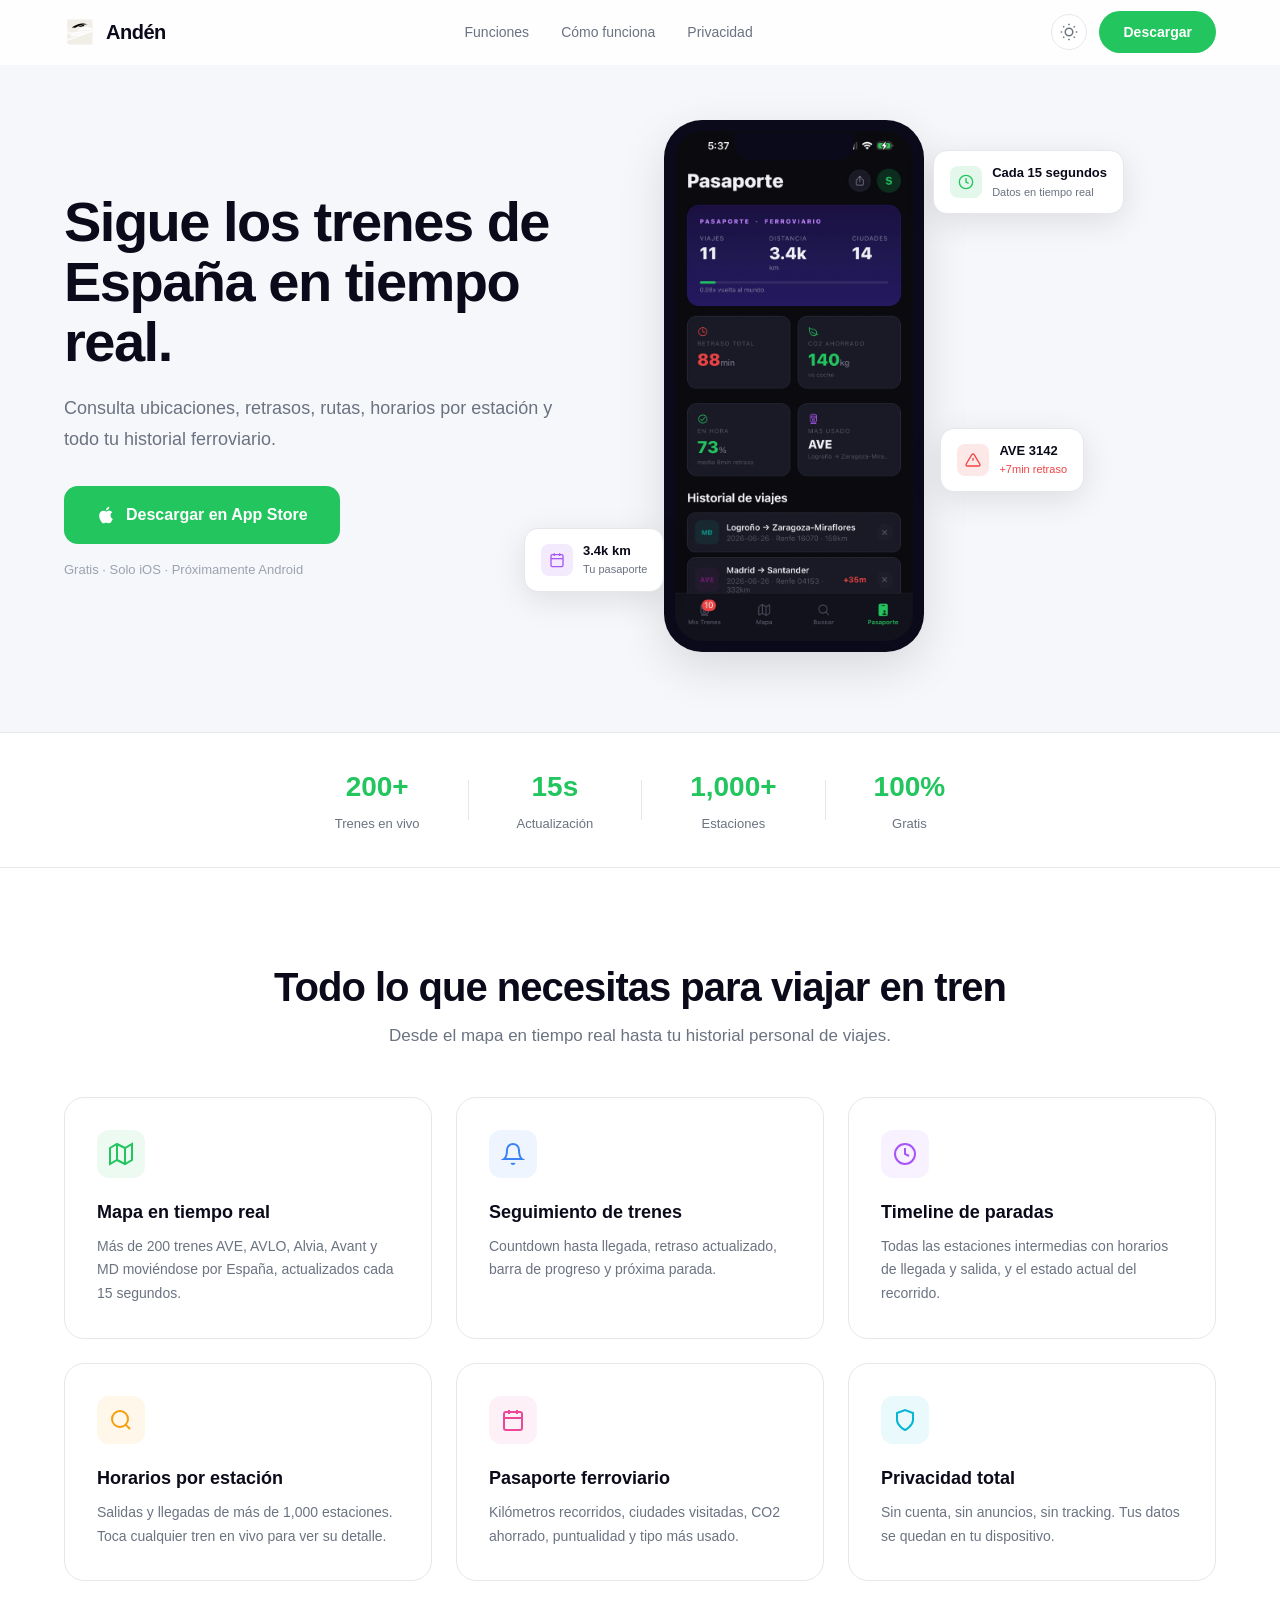
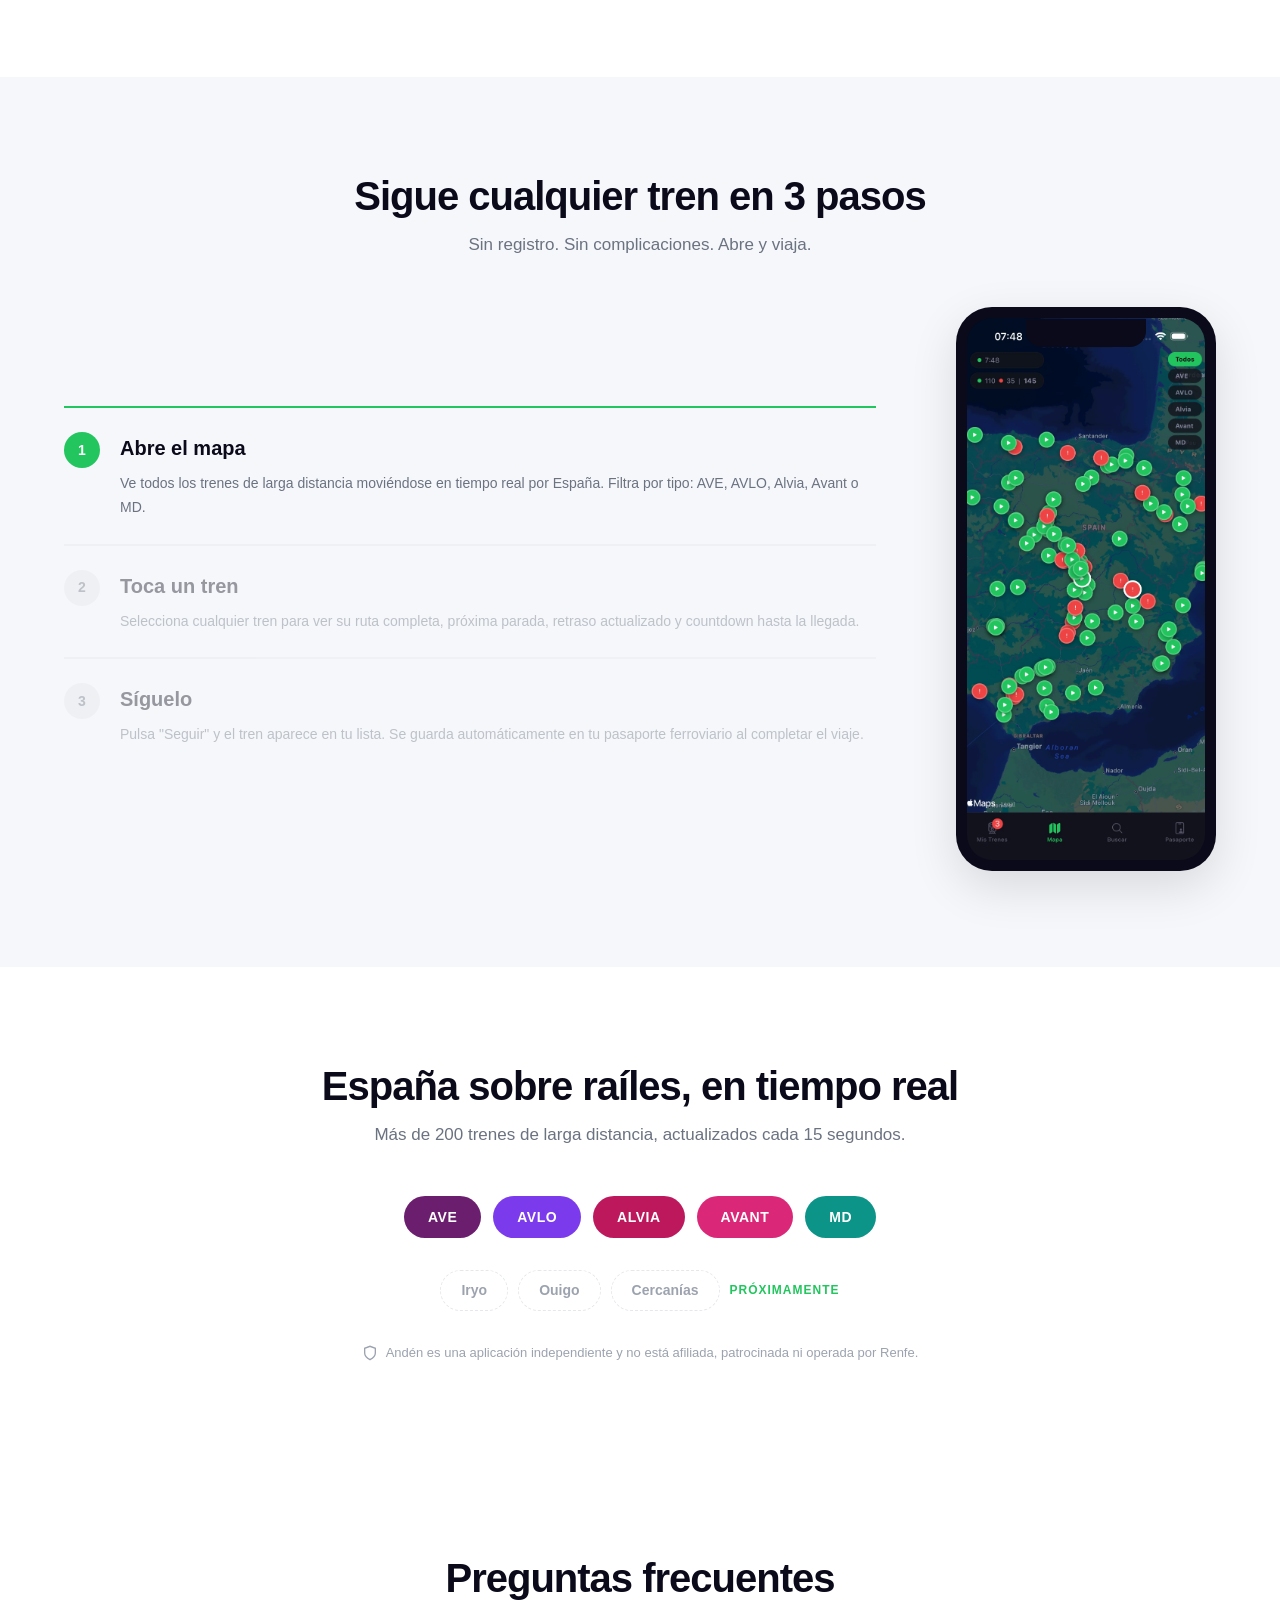
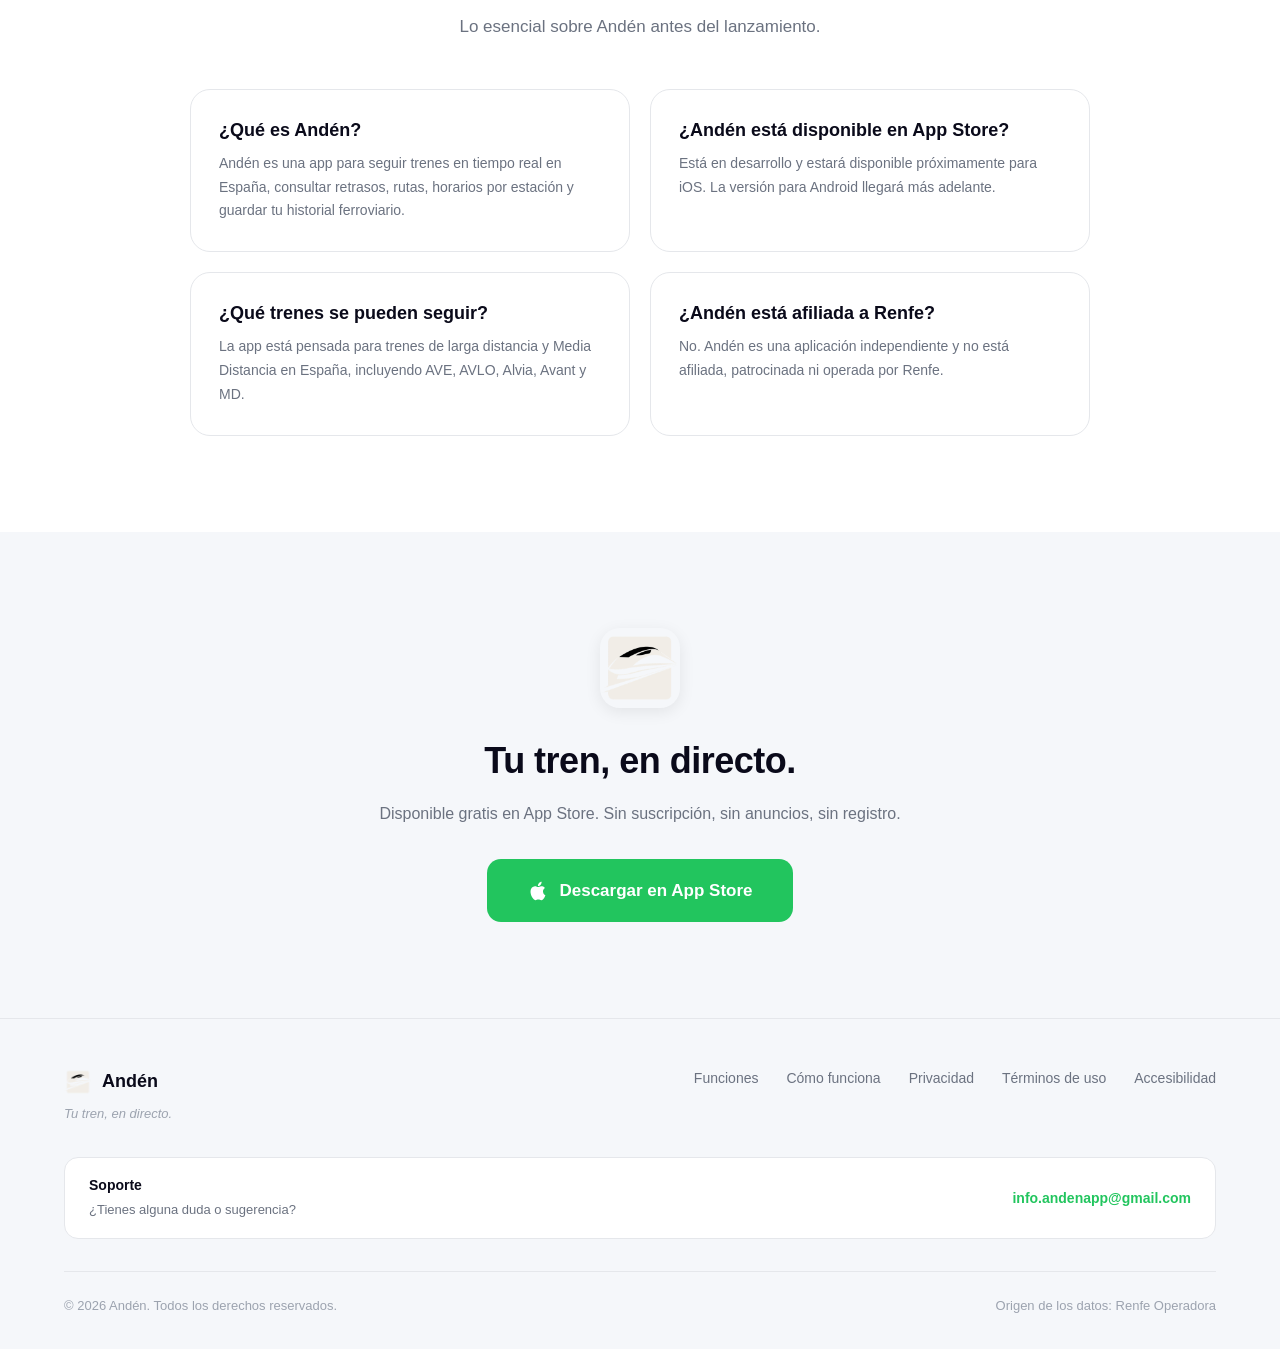
<file: index.html>
<!DOCTYPE html>
<html lang="es">
<head>
  <meta charset="UTF-8">
  <meta name="viewport" content="width=device-width, initial-scale=1.0">
  <title>Andén — Trenes en tiempo real en España | AVE, AVLO, Alvia, Avant</title>
  <meta name="description" content="Sigue trenes por España en tiempo real. Consulta ubicación, retrasos, rutas, horarios por estación y crea tu pasaporte ferroviario con Andén.">
  <meta name="keywords" content="trenes tiempo real, mapa de trenes, seguimiento de trenes, retrasos de tren, horarios de tren, tren en directo, AVE, Cercanías, Media Distancia, estaciones de tren, train tracker Spain, live train map, Spanish rail">
  <meta name="author" content="Andén">
  <meta name="robots" content="index, follow">
  <link rel="canonical" href="https://anden-app.github.io/anden/">

  <!-- Open Graph -->
  <meta property="og:title" content="Andén — Trenes en tiempo real en España">
  <meta property="og:description" content="Sigue más de 200 trenes en tiempo real. Mapa interactivo, retrasos al segundo y tu pasaporte ferroviario. Gratis en App Store.">
  <meta property="og:image" content="https://anden-app.github.io/anden/images/social-preview.png">
  <meta property="og:image:width" content="1200">
  <meta property="og:image:height" content="630">
  <meta property="og:image:alt" content="Andén — Trenes en tiempo real en España">
  <meta property="og:url" content="https://anden-app.github.io/anden/">
  <meta property="og:type" content="website">
  <meta property="og:locale" content="es_ES">
  <meta property="og:site_name" content="Andén">

  <!-- Twitter -->
  <meta name="twitter:card" content="summary_large_image">
  <meta name="twitter:title" content="Andén — Trenes en tiempo real en España">
  <meta name="twitter:description" content="Sigue trenes por España en tiempo real. Retrasos, rutas, horarios y tu pasaporte ferroviario.">
  <meta name="twitter:image" content="https://anden-app.github.io/anden/images/social-preview.png">
  <meta name="twitter:image:alt" content="Andén — Trenes en tiempo real en España">

  <!-- Favicon -->
  <link rel="icon" type="image/png" href="images/app-icon.png">
  <link rel="apple-touch-icon" href="images/app-icon.png">

  <!-- Schema.org -->
  <script type="application/ld+json">
  {
    "@context": "https://schema.org",
    "@graph": [
      {
        "@type": "WebSite",
        "@id": "https://anden-app.github.io/anden/#website",
        "url": "https://anden-app.github.io/anden/",
        "name": "Andén",
        "inLanguage": "es",
        "description": "Sigue trenes por España en tiempo real. Consulta ubicación, retrasos, rutas, horarios por estación y crea tu pasaporte ferroviario con Andén."
      },
      {
        "@type": "MobileApplication",
        "@id": "https://anden-app.github.io/anden/#app",
        "name": "Andén",
        "url": "https://anden-app.github.io/anden/",
        "image": "https://anden-app.github.io/anden/images/social-preview.png",
        "operatingSystem": "iOS 16.0+",
        "applicationCategory": "TravelApplication",
        "applicationSubCategory": "Rail travel app",
        "offers": {
          "@type": "Offer",
          "price": "0",
          "priceCurrency": "EUR",
          "availability": "https://schema.org/PreOrder"
        },
        "description": "Sigue trenes por España en tiempo real. Consulta ubicación, retrasos, rutas, horarios por estación y crea tu pasaporte ferroviario.",
        "author": {
          "@type": "Organization",
          "name": "Andén"
        },
        "publisher": {
          "@type": "Organization",
          "name": "Andén"
        },
        "inLanguage": ["es", "en"],
        "screenshot": [
          "https://anden-app.github.io/anden/images/mapa.png",
          "https://anden-app.github.io/anden/images/detalle-tren.png",
          "https://anden-app.github.io/anden/images/mis-trenes.png"
        ],
        "featureList": [
          "Mapa de trenes en tiempo real",
          "Seguimiento de trenes AVE, AVLO, Alvia, Avant y Media Distancia",
          "Retrasos en vivo",
          "Horarios por estación",
          "Pasaporte ferroviario",
          "Búsqueda inteligente"
        ]
      },
      {
        "@type": "FAQPage",
        "@id": "https://anden-app.github.io/anden/#faq",
        "mainEntity": [
          {
            "@type": "Question",
            "name": "¿Qué es Andén?",
            "acceptedAnswer": {
              "@type": "Answer",
              "text": "Andén es una app para seguir trenes en tiempo real en España, consultar retrasos, rutas, horarios por estación y guardar tu historial ferroviario."
            }
          },
          {
            "@type": "Question",
            "name": "¿Andén está disponible en App Store?",
            "acceptedAnswer": {
              "@type": "Answer",
              "text": "Andén está en desarrollo y estará disponible próximamente para iOS."
            }
          },
          {
            "@type": "Question",
            "name": "¿Qué trenes se pueden seguir?",
            "acceptedAnswer": {
              "@type": "Answer",
              "text": "La app está pensada para trenes de larga distancia y Media Distancia en España, incluyendo AVE, AVLO, Alvia, Avant y MD."
            }
          },
          {
            "@type": "Question",
            "name": "¿Andén está afiliada a Renfe?",
            "acceptedAnswer": {
              "@type": "Answer",
              "text": "No. Andén es una aplicación independiente y no está afiliada, patrocinada ni operada por Renfe."
            }
          }
        ]
      }
    ]
  }
  </script>

  <link rel="preload" as="image" href="images/pasaporte.webp" type="image/webp">
  <link rel="stylesheet" href="css/style.css">
</head>
<body id="top">

  <!-- Navbar -->
  <nav class="navbar" id="navbar">
    <div class="nav-container">
      <a href="#top" class="nav-logo">
        <img src="images/app-icon.webp" alt="Andén" class="nav-logo-img" width="32" height="32" decoding="async">
        <span class="nav-logo-text">Andén</span>
      </a>
      <div class="nav-links">
        <a href="#features">Funciones</a>
        <a href="#how-it-works">Cómo funciona</a>
        <a href="privacy.html">Privacidad</a>
      </div>
      <div class="nav-right">
        <button class="theme-toggle" id="themeToggle" aria-label="Cambiar tema">
          <svg class="icon-sun" viewBox="0 0 24 24" fill="none" stroke="currentColor" stroke-width="2"><circle cx="12" cy="12" r="5"/><line x1="12" y1="1" x2="12" y2="3"/><line x1="12" y1="21" x2="12" y2="23"/><line x1="4.22" y1="4.22" x2="5.64" y2="5.64"/><line x1="18.36" y1="18.36" x2="19.78" y2="19.78"/><line x1="1" y1="12" x2="3" y2="12"/><line x1="21" y1="12" x2="23" y2="12"/><line x1="4.22" y1="19.78" x2="5.64" y2="18.36"/><line x1="18.36" y1="5.64" x2="19.78" y2="4.22"/></svg>
          <svg class="icon-moon" viewBox="0 0 24 24" fill="none" stroke="currentColor" stroke-width="2"><path d="M21 12.79A9 9 0 1111.21 3 7 7 0 0021 12.79z"/></svg>
        </button>
        <a href="#download" class="nav-cta">Descargar</a>
      </div>
      <button class="nav-mobile-toggle" id="navToggle" aria-label="Abrir menú">
        <span></span><span></span><span></span>
      </button>
    </div>
  </nav>

  <!-- Mobile menu -->
  <div class="mobile-menu" id="mobileMenu">
    <a href="#features">Funciones</a>
    <a href="#how-it-works">Cómo funciona</a>
    <a href="privacy.html">Privacidad</a>
    <a href="#download" class="mobile-menu-cta">Descargar</a>
  </div>

  <!-- Hero -->
  <section class="hero">
    <div class="hero-container">
      <div class="hero-text">
        <h1>Sigue los trenes de España en tiempo real.</h1>
        <p class="hero-subtitle">Consulta ubicaciones, retrasos, rutas, horarios por estación y todo tu historial ferroviario.</p>
        <div class="hero-buttons">
          <a href="#download" class="btn btn-primary">
            <svg width="20" height="20" viewBox="0 0 24 24" fill="currentColor"><path d="M18.71 19.5c-.83 1.24-1.71 2.45-3.05 2.47-1.34.03-1.77-.79-3.29-.79-1.53 0-2 .77-3.27.82-1.31.05-2.3-1.32-3.14-2.53C4.25 17 2.94 12.45 4.7 9.39c.87-1.52 2.43-2.48 4.12-2.51 1.28-.02 2.5.87 3.29.87.78 0 2.26-1.07 3.8-.91.65.03 2.47.26 3.64 1.98-.09.06-2.17 1.28-2.15 3.81.03 3.02 2.65 4.03 2.68 4.04-.03.07-.42 1.44-1.38 2.83M13 3.5c.73-.83 1.94-1.46 2.94-1.5.13 1.17-.34 2.35-1.04 3.19-.69.85-1.83 1.51-2.95 1.42-.15-1.15.41-2.35 1.05-3.11z"/></svg>
            Descargar en App Store
          </a>
        </div>
        <p class="hero-note">Gratis · Solo iOS · Próximamente Android</p>
      </div>
      <div class="hero-phone">
        <div class="phone-frame">
          <div class="phone-notch"></div>
          <img src="images/pasaporte.webp" alt="Andén — Pasaporte ferroviario con estadísticas de viajes en tren" class="phone-screen" width="1179" height="2556" fetchpriority="high" decoding="async">
        </div>
        <div class="floating-card floating-card-1">
          <div class="floating-card-icon" style="background: #22c55e20; color: #22c55e;">
            <svg width="16" height="16" viewBox="0 0 24 24" fill="none" stroke="currentColor" stroke-width="2"><circle cx="12" cy="12" r="10"/><path d="M12 6v6l4 2"/></svg>
          </div>
          <div>
            <div class="floating-card-title">Cada 15 segundos</div>
            <div class="floating-card-desc">Datos en tiempo real</div>
          </div>
        </div>
        <div class="floating-card floating-card-2">
          <div class="floating-card-icon" style="background: #ef444420; color: #ef4444;">
            <svg width="16" height="16" viewBox="0 0 24 24" fill="none" stroke="currentColor" stroke-width="2"><path d="M10.29 3.86L1.82 18a2 2 0 001.71 3h16.94a2 2 0 001.71-3L13.71 3.86a2 2 0 00-3.42 0z"/><line x1="12" y1="9" x2="12" y2="13"/><line x1="12" y1="17" x2="12.01" y2="17"/></svg>
          </div>
          <div>
            <div class="floating-card-title">AVE 3142</div>
            <div class="floating-card-desc" style="color: #ef4444;">+7min retraso</div>
          </div>
        </div>
        <div class="floating-card floating-card-3">
          <div class="floating-card-icon" style="background: #a855f720; color: #a855f7;">
            <svg width="16" height="16" viewBox="0 0 24 24" fill="none" stroke="currentColor" stroke-width="2"><rect x="3" y="4" width="18" height="18" rx="2" ry="2"/><line x1="16" y1="2" x2="16" y2="6"/><line x1="8" y1="2" x2="8" y2="6"/><line x1="3" y1="10" x2="21" y2="10"/></svg>
          </div>
          <div>
            <div class="floating-card-title">3.4k km</div>
            <div class="floating-card-desc">Tu pasaporte</div>
          </div>
        </div>
      </div>
    </div>
  </section>

  <!-- Stats bar -->
  <section class="stats-bar">
    <div class="stats-container">
      <div class="stat">
        <span class="stat-number">200+</span>
        <span class="stat-label">Trenes en vivo</span>
      </div>
      <div class="stat-divider"></div>
      <div class="stat">
        <span class="stat-number">15s</span>
        <span class="stat-label">Actualización</span>
      </div>
      <div class="stat-divider"></div>
      <div class="stat">
        <span class="stat-number">1,000+</span>
        <span class="stat-label">Estaciones</span>
      </div>
      <div class="stat-divider"></div>
      <div class="stat">
        <span class="stat-number">100%</span>
        <span class="stat-label">Gratis</span>
      </div>
    </div>
  </section>

  <!-- Features grid -->
  <section class="features" id="features">
    <div class="section-container">
      <h2 class="section-title">Todo lo que necesitas para viajar en tren</h2>
      <p class="section-subtitle">Desde el mapa en tiempo real hasta tu historial personal de viajes.</p>
      <div class="features-grid">
        <div class="feature-card">
          <div class="feature-icon" style="background: #22c55e15;">
            <svg width="24" height="24" viewBox="0 0 24 24" fill="none" stroke="#22c55e" stroke-width="2"><polygon points="1 6 1 22 8 18 16 22 23 18 23 2 16 6 8 2 1 6"/><line x1="8" y1="2" x2="8" y2="18"/><line x1="16" y1="6" x2="16" y2="22"/></svg>
          </div>
          <h3>Mapa en tiempo real</h3>
          <p>Más de 200 trenes AVE, AVLO, Alvia, Avant y MD moviéndose por España, actualizados cada 15 segundos.</p>
        </div>
        <div class="feature-card">
          <div class="feature-icon" style="background: #3b82f615;">
            <svg width="24" height="24" viewBox="0 0 24 24" fill="none" stroke="#3b82f6" stroke-width="2"><path d="M18 8A6 6 0 006 8c0 7-3 9-3 9h18s-3-2-3-9"/><path d="M13.73 21a2 2 0 01-3.46 0"/></svg>
          </div>
          <h3>Seguimiento de trenes</h3>
          <p>Countdown hasta llegada, retraso actualizado, barra de progreso y próxima parada.</p>
        </div>
        <div class="feature-card">
          <div class="feature-icon" style="background: #a855f715;">
            <svg width="24" height="24" viewBox="0 0 24 24" fill="none" stroke="#a855f7" stroke-width="2"><circle cx="12" cy="12" r="10"/><polyline points="12 6 12 12 16 14"/></svg>
          </div>
          <h3>Timeline de paradas</h3>
          <p>Todas las estaciones intermedias con horarios de llegada y salida, y el estado actual del recorrido.</p>
        </div>
        <div class="feature-card">
          <div class="feature-icon" style="background: #f59e0b15;">
            <svg width="24" height="24" viewBox="0 0 24 24" fill="none" stroke="#f59e0b" stroke-width="2"><circle cx="11" cy="11" r="8"/><line x1="21" y1="21" x2="16.65" y2="16.65"/></svg>
          </div>
          <h3>Horarios por estación</h3>
          <p>Salidas y llegadas de más de 1,000 estaciones. Toca cualquier tren en vivo para ver su detalle.</p>
        </div>
        <div class="feature-card">
          <div class="feature-icon" style="background: #ec489915;">
            <svg width="24" height="24" viewBox="0 0 24 24" fill="none" stroke="#ec4899" stroke-width="2"><rect x="3" y="4" width="18" height="18" rx="2" ry="2"/><line x1="16" y1="2" x2="16" y2="6"/><line x1="8" y1="2" x2="8" y2="6"/><line x1="3" y1="10" x2="21" y2="10"/></svg>
          </div>
          <h3>Pasaporte ferroviario</h3>
          <p>Kilómetros recorridos, ciudades visitadas, CO2 ahorrado, puntualidad y tipo más usado.</p>
        </div>
        <div class="feature-card">
          <div class="feature-icon" style="background: #06b6d415;">
            <svg width="24" height="24" viewBox="0 0 24 24" fill="none" stroke="#06b6d4" stroke-width="2"><path d="M12 22s8-4 8-10V5l-8-3-8 3v7c0 6 8 10 8 10z"/></svg>
          </div>
          <h3>Privacidad total</h3>
          <p>Sin cuenta, sin anuncios, sin tracking. Tus datos se quedan en tu dispositivo.</p>
        </div>
      </div>
    </div>
  </section>

  <!-- How it works -->
  <section class="how-it-works" id="how-it-works">
    <div class="section-container">
      <h2 class="section-title">Sigue cualquier tren en 3 pasos</h2>
      <p class="section-subtitle">Sin registro. Sin complicaciones. Abre y viaja.</p>
      <div class="steps-layout">
        <div class="steps-list">
          <div class="step active" data-step="0">
            <div class="step-number">1</div>
            <div class="step-content">
              <h3>Abre el mapa</h3>
              <p>Ve todos los trenes de larga distancia moviéndose en tiempo real por España. Filtra por tipo: AVE, AVLO, Alvia, Avant o MD.</p>
            </div>
          </div>
          <div class="step" data-step="1">
            <div class="step-number">2</div>
            <div class="step-content">
              <h3>Toca un tren</h3>
              <p>Selecciona cualquier tren para ver su ruta completa, próxima parada, retraso actualizado y countdown hasta la llegada.</p>
            </div>
          </div>
          <div class="step" data-step="2">
            <div class="step-number">3</div>
            <div class="step-content">
              <h3>Síguelo</h3>
              <p>Pulsa "Seguir" y el tren aparece en tu lista. Se guarda automáticamente en tu pasaporte ferroviario al completar el viaje.</p>
            </div>
          </div>
        </div>
        <div class="steps-phone">
          <div class="phone-frame phone-frame-small">
            <div class="phone-notch"></div>
            <img src="images/mapa.webp" alt="Andén — Mapa de trenes en tiempo real en España" class="phone-screen step-screen active" data-step="0" width="1320" height="2868" loading="lazy" decoding="async">
            <img src="images/detalle-tren.webp" alt="Andén — Detalle de tren con retraso y ruta" class="phone-screen step-screen" data-step="1" width="1320" height="2868" loading="lazy" decoding="async">
            <img src="images/mis-trenes.webp" alt="Andén — Lista de trenes seguidos" class="phone-screen step-screen" data-step="2" width="1320" height="2868" loading="lazy" decoding="async">
          </div>
        </div>
      </div>
    </div>
  </section>

  <!-- Operators -->
  <section class="operators">
    <div class="section-container">
      <h2 class="section-title">España sobre raíles, en tiempo real</h2>
      <p class="section-subtitle">Más de 200 trenes de larga distancia, actualizados cada 15 segundos.</p>
      <div class="operator-chips">
        <span class="operator-chip" style="background: #6b1d6e;">AVE</span>
        <span class="operator-chip" style="background: #7c3aed;">AVLO</span>
        <span class="operator-chip" style="background: #be185d;">Alvia</span>
        <span class="operator-chip" style="background: #db2777;">Avant</span>
        <span class="operator-chip" style="background: #0d9488;">MD</span>
      </div>
      <div class="operator-coming-soon">
        <div class="coming-soon-row">
          <span class="coming-soon-chip">Iryo</span>
          <span class="coming-soon-chip">Ouigo</span>
          <span class="coming-soon-chip">Cercanías</span>
          <span class="coming-soon-label">Próximamente</span>
        </div>
      </div>
      <div class="operator-note">
        <svg width="16" height="16" viewBox="0 0 24 24" fill="none" stroke="currentColor" stroke-width="2"><path d="M12 22s8-4 8-10V5l-8-3-8 3v7c0 6 8 10 8 10z"/></svg>
        <span>Andén es una aplicación independiente y no está afiliada, patrocinada ni operada por Renfe.</span>
      </div>
    </div>
  </section>

  <!-- FAQ -->
  <section class="faq" id="faq">
    <div class="section-container">
      <h2 class="section-title">Preguntas frecuentes</h2>
      <p class="section-subtitle">Lo esencial sobre Andén antes del lanzamiento.</p>
      <div class="faq-grid">
        <article class="faq-item">
          <h3>¿Qué es Andén?</h3>
          <p>Andén es una app para seguir trenes en tiempo real en España, consultar retrasos, rutas, horarios por estación y guardar tu historial ferroviario.</p>
        </article>
        <article class="faq-item">
          <h3>¿Andén está disponible en App Store?</h3>
          <p>Está en desarrollo y estará disponible próximamente para iOS. La versión para Android llegará más adelante.</p>
        </article>
        <article class="faq-item">
          <h3>¿Qué trenes se pueden seguir?</h3>
          <p>La app está pensada para trenes de larga distancia y Media Distancia en España, incluyendo AVE, AVLO, Alvia, Avant y MD.</p>
        </article>
        <article class="faq-item">
          <h3>¿Andén está afiliada a Renfe?</h3>
          <p>No. Andén es una aplicación independiente y no está afiliada, patrocinada ni operada por Renfe.</p>
        </article>
      </div>
    </div>
  </section>

  <!-- CTA -->
  <section class="cta-section" id="download">
    <div class="section-container">
      <div class="cta-card">
        <img src="images/app-icon.webp" alt="Andén" class="cta-icon" width="80" height="80" loading="lazy" decoding="async">
        <h2>Tu tren, en directo.</h2>
        <p>Disponible gratis en App Store. Sin suscripción, sin anuncios, sin registro.</p>
        <a href="#" class="btn btn-primary btn-large">
          <svg width="22" height="22" viewBox="0 0 24 24" fill="currentColor"><path d="M18.71 19.5c-.83 1.24-1.71 2.45-3.05 2.47-1.34.03-1.77-.79-3.29-.79-1.53 0-2 .77-3.27.82-1.31.05-2.3-1.32-3.14-2.53C4.25 17 2.94 12.45 4.7 9.39c.87-1.52 2.43-2.48 4.12-2.51 1.28-.02 2.5.87 3.29.87.78 0 2.26-1.07 3.8-.91.65.03 2.47.26 3.64 1.98-.09.06-2.17 1.28-2.15 3.81.03 3.02 2.65 4.03 2.68 4.04-.03.07-.42 1.44-1.38 2.83M13 3.5c.73-.83 1.94-1.46 2.94-1.5.13 1.17-.34 2.35-1.04 3.19-.69.85-1.83 1.51-2.95 1.42-.15-1.15.41-2.35 1.05-3.11z"/></svg>
          Descargar en App Store
        </a>
      </div>
    </div>
  </section>

  <!-- Footer -->
  <footer class="footer">
    <div class="footer-container">
      <div class="footer-top">
        <div class="footer-brand">
          <div class="footer-logo">
            <img src="images/app-icon.webp" alt="Andén" class="footer-logo-img" width="28" height="28" loading="lazy" decoding="async">
            <span class="footer-logo-text">Andén</span>
          </div>
          <p class="footer-tagline">Tu tren, en directo.</p>
        </div>
        <div class="footer-links">
          <a href="#features">Funciones</a>
          <a href="#how-it-works">Cómo funciona</a>
          <a href="privacy.html">Privacidad</a>
          <a href="terms.html">Términos de uso</a>
          <a href="accessibility.html">Accesibilidad</a>
        </div>
      </div>
      <div class="footer-support">
        <div>
          <strong>Soporte</strong>
          <span>¿Tienes alguna duda o sugerencia?</span>
        </div>
        <a href="mailto:info.andenapp@gmail.com">info.andenapp@gmail.com</a>
      </div>
      <div class="footer-bottom">
        <span>&copy; 2026 Andén. Todos los derechos reservados.</span>
        <span>Origen de los datos: Renfe Operadora</span>
      </div>
    </div>
  </footer>

  <script src="js/main.js" defer></script>
</body>
</html>
</file>
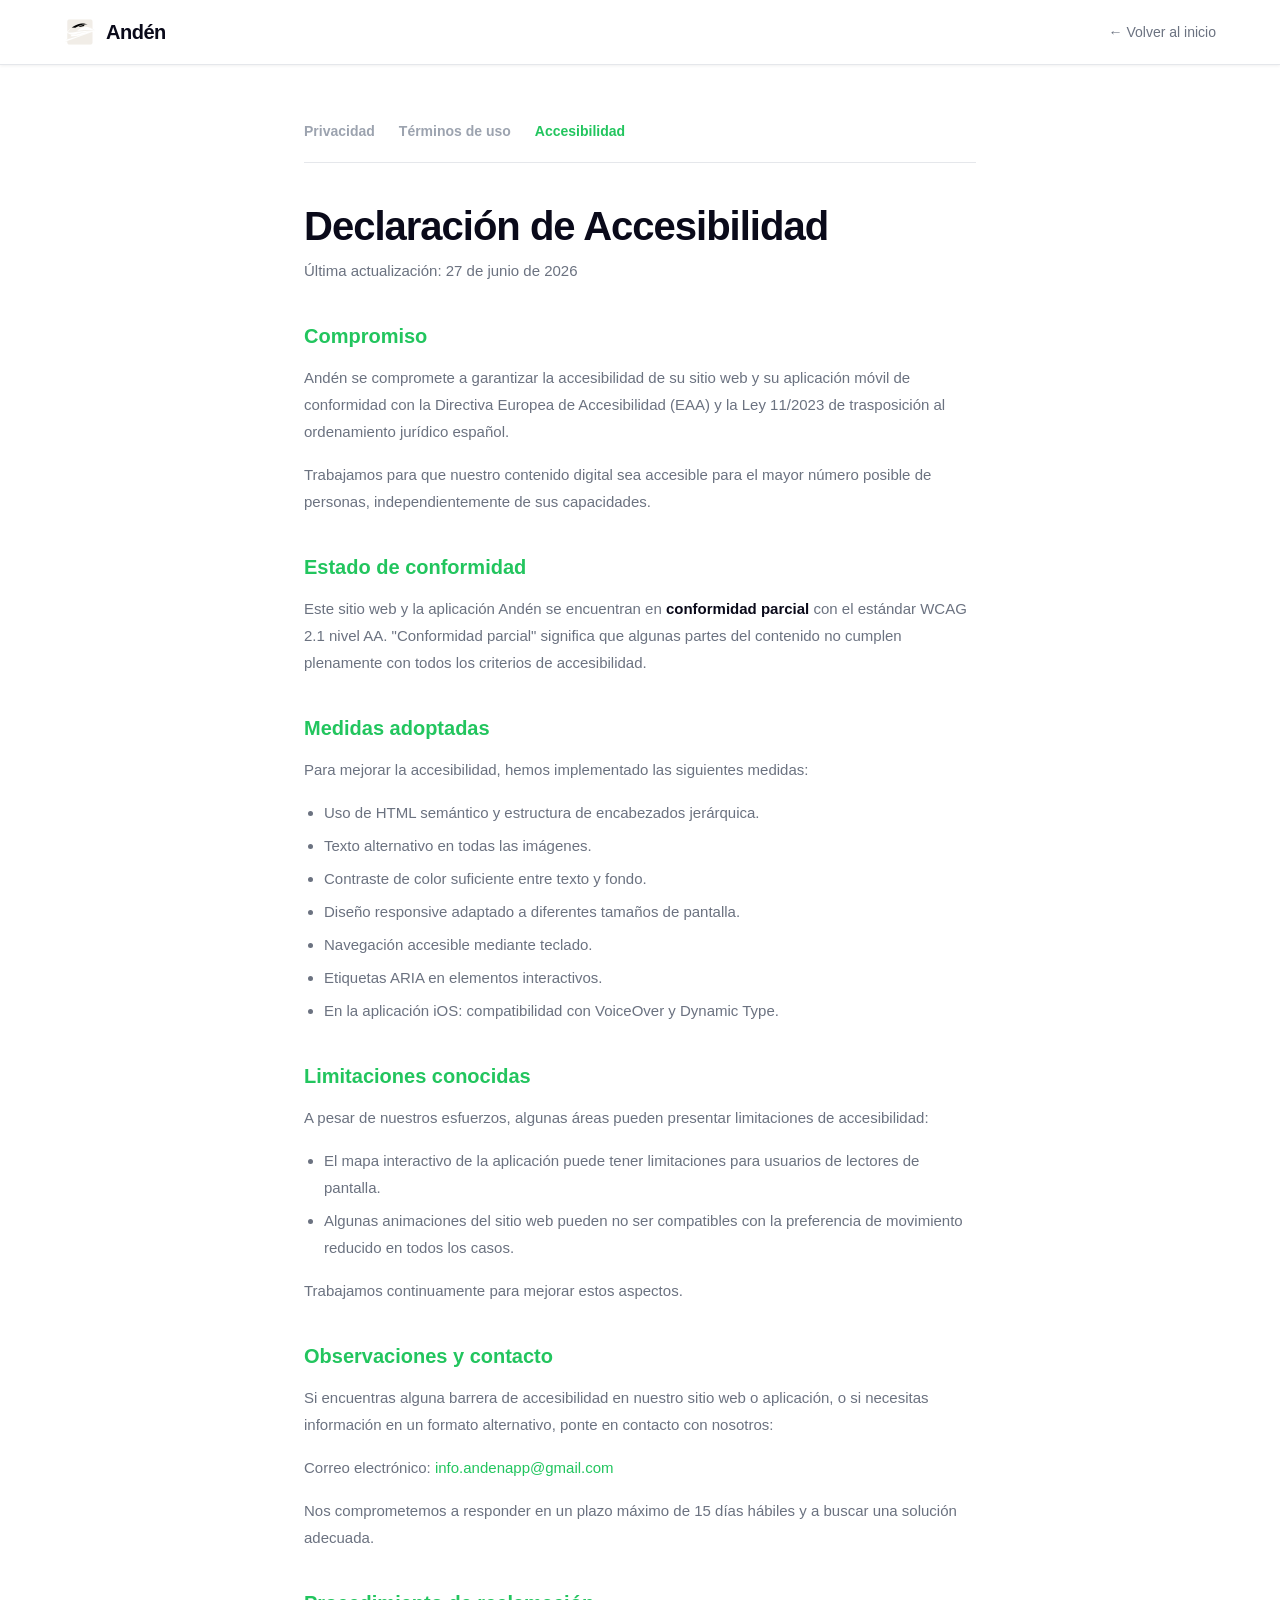
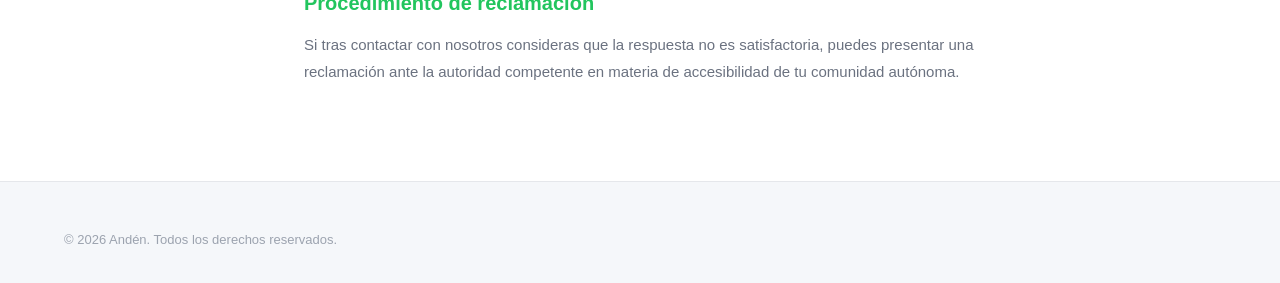
<file: accessibility.html>
<!DOCTYPE html>
<html lang="es">
<head>
  <meta charset="UTF-8">
  <meta name="viewport" content="width=device-width, initial-scale=1.0">
  <title>Andén — Declaración de Accesibilidad</title>
  <meta name="description" content="Declaración de accesibilidad de Andén.">
  <link rel="icon" type="image/png" href="images/app-icon.png">
  <link rel="stylesheet" href="css/style.css">
  <script>
    const s = localStorage.getItem('anden-theme');
    if (s) document.documentElement.setAttribute('data-theme', s);
  </script>
</head>
<body>

  <nav class="navbar scrolled">
    <div class="nav-container">
      <a href="index.html" class="nav-logo">
        <img src="images/app-icon.webp" alt="Andén" class="nav-logo-img" width="32" height="32" decoding="async">
        <span class="nav-logo-text">Andén</span>
      </a>
      <a href="index.html" class="legal-back">&larr; Volver al inicio</a>
    </div>
  </nav>

  <div class="legal-content">
    <div class="legal-nav">
      <a href="privacy.html">Privacidad</a>
      <a href="terms.html">Términos de uso</a>
      <a href="accessibility.html" class="active">Accesibilidad</a>
    </div>

    <h1>Declaración de Accesibilidad</h1>
    <p class="legal-date">Última actualización: 27 de junio de 2026</p>

    <h2>Compromiso</h2>
    <p>Andén se compromete a garantizar la accesibilidad de su sitio web y su aplicación móvil de conformidad con la Directiva Europea de Accesibilidad (EAA) y la Ley 11/2023 de trasposición al ordenamiento jurídico español.</p>
    <p>Trabajamos para que nuestro contenido digital sea accesible para el mayor número posible de personas, independientemente de sus capacidades.</p>

    <h2>Estado de conformidad</h2>
    <p>Este sitio web y la aplicación Andén se encuentran en <strong>conformidad parcial</strong> con el estándar WCAG 2.1 nivel AA. "Conformidad parcial" significa que algunas partes del contenido no cumplen plenamente con todos los criterios de accesibilidad.</p>

    <h2>Medidas adoptadas</h2>
    <p>Para mejorar la accesibilidad, hemos implementado las siguientes medidas:</p>
    <ul>
      <li>Uso de HTML semántico y estructura de encabezados jerárquica.</li>
      <li>Texto alternativo en todas las imágenes.</li>
      <li>Contraste de color suficiente entre texto y fondo.</li>
      <li>Diseño responsive adaptado a diferentes tamaños de pantalla.</li>
      <li>Navegación accesible mediante teclado.</li>
      <li>Etiquetas ARIA en elementos interactivos.</li>
      <li>En la aplicación iOS: compatibilidad con VoiceOver y Dynamic Type.</li>
    </ul>

    <h2>Limitaciones conocidas</h2>
    <p>A pesar de nuestros esfuerzos, algunas áreas pueden presentar limitaciones de accesibilidad:</p>
    <ul>
      <li>El mapa interactivo de la aplicación puede tener limitaciones para usuarios de lectores de pantalla.</li>
      <li>Algunas animaciones del sitio web pueden no ser compatibles con la preferencia de movimiento reducido en todos los casos.</li>
    </ul>
    <p>Trabajamos continuamente para mejorar estos aspectos.</p>

    <h2>Observaciones y contacto</h2>
    <p>Si encuentras alguna barrera de accesibilidad en nuestro sitio web o aplicación, o si necesitas información en un formato alternativo, ponte en contacto con nosotros:</p>
    <p>Correo electrónico: <a href="mailto:info.andenapp@gmail.com">info.andenapp@gmail.com</a></p>
    <p>Nos comprometemos a responder en un plazo máximo de 15 días hábiles y a buscar una solución adecuada.</p>

    <h2>Procedimiento de reclamación</h2>
    <p>Si tras contactar con nosotros consideras que la respuesta no es satisfactoria, puedes presentar una reclamación ante la autoridad competente en materia de accesibilidad de tu comunidad autónoma.</p>
  </div>

  <footer class="footer">
    <div class="footer-container">
      <div class="footer-bottom" style="border-top: none; padding-top: 0;">
        <span>&copy; 2026 Andén. Todos los derechos reservados.</span>
      </div>
    </div>
  </footer>

</body>
</html>
</file>
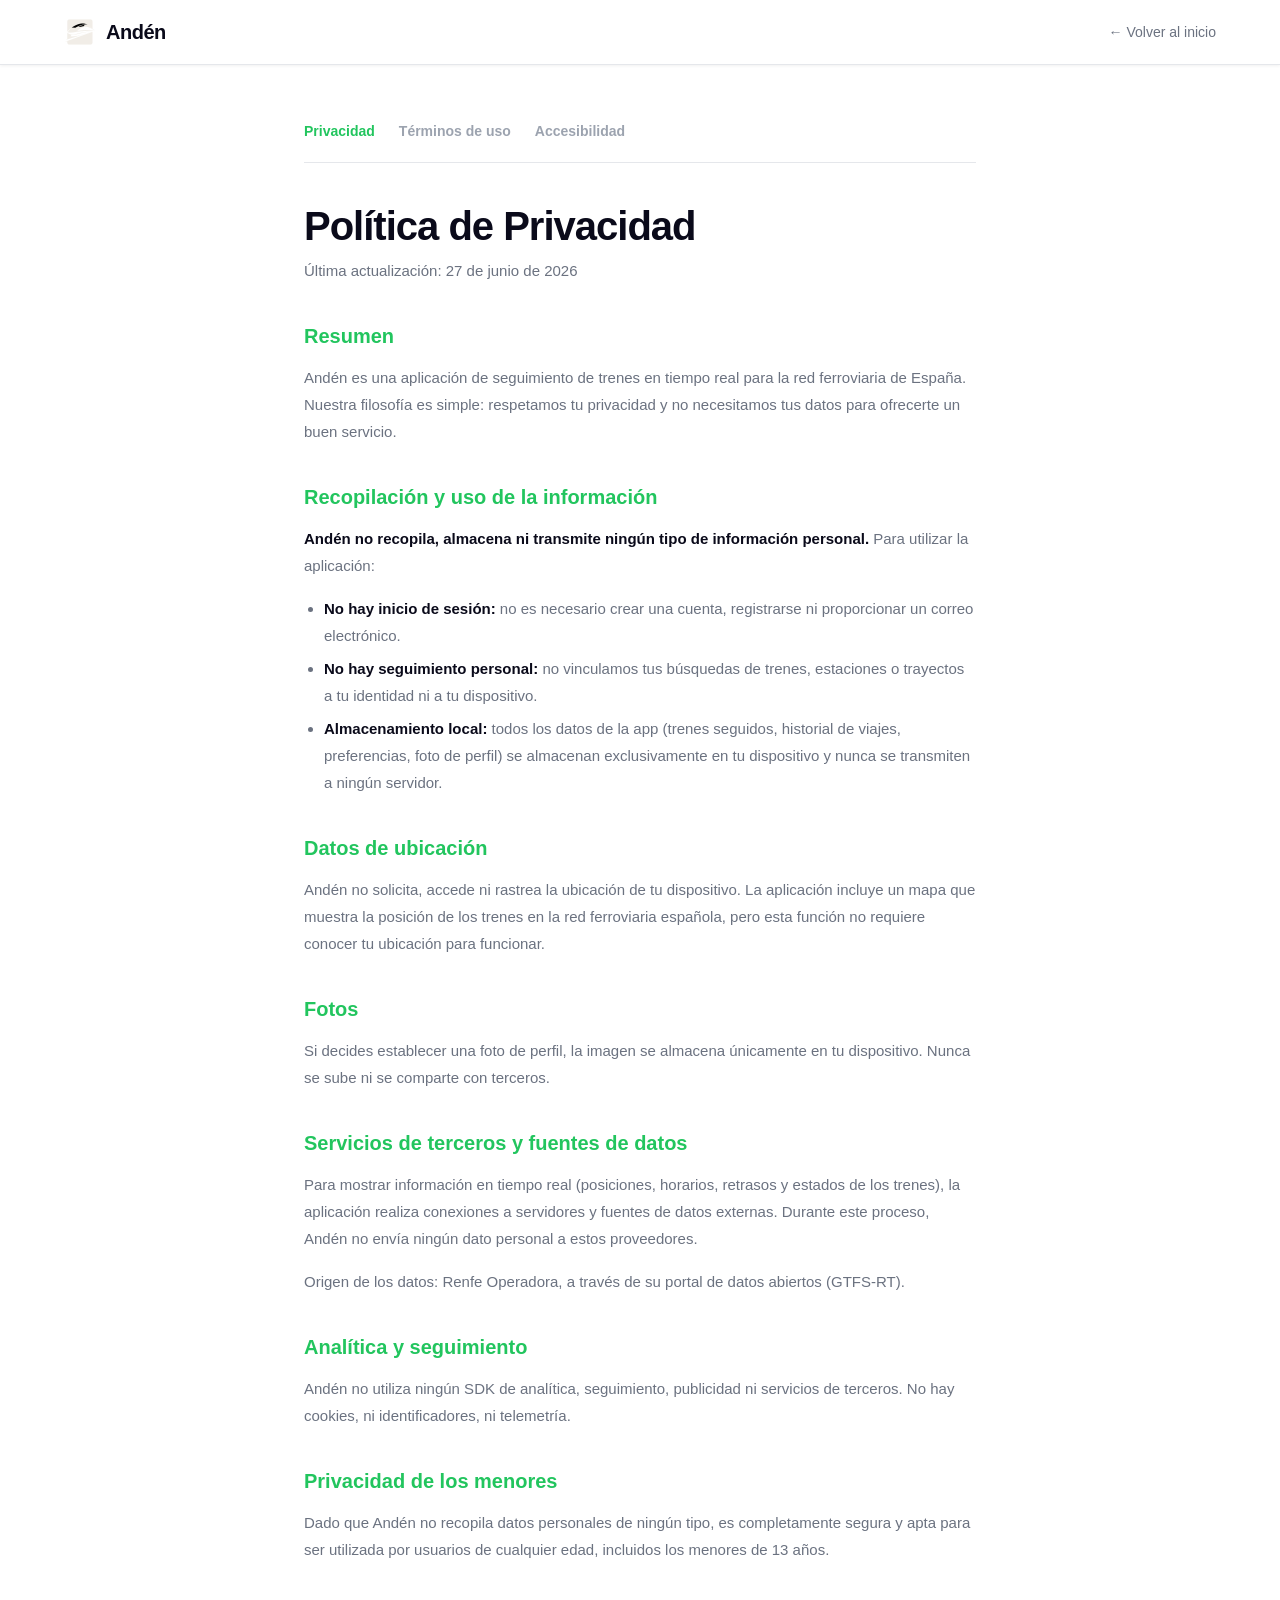
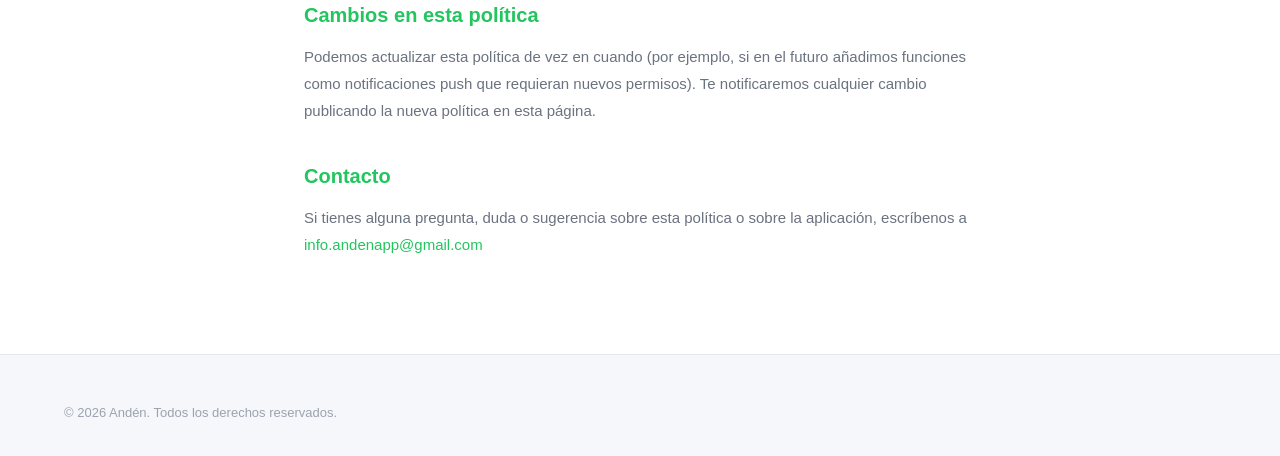
<file: privacy.html>
<!DOCTYPE html>
<html lang="es">
<head>
  <meta charset="UTF-8">
  <meta name="viewport" content="width=device-width, initial-scale=1.0">
  <title>Andén — Política de Privacidad</title>
  <meta name="description" content="Política de privacidad de Andén. No recopilamos datos personales.">
  <link rel="icon" type="image/png" href="images/app-icon.png">
  <link rel="stylesheet" href="css/style.css">
  <script>
    const s = localStorage.getItem('anden-theme');
    if (s) document.documentElement.setAttribute('data-theme', s);
  </script>
</head>
<body>

  <nav class="navbar scrolled">
    <div class="nav-container">
      <a href="index.html" class="nav-logo">
        <img src="images/app-icon.webp" alt="Andén" class="nav-logo-img" width="32" height="32" decoding="async">
        <span class="nav-logo-text">Andén</span>
      </a>
      <a href="index.html" class="legal-back">&larr; Volver al inicio</a>
    </div>
  </nav>

  <div class="legal-content">
    <div class="legal-nav">
      <a href="privacy.html" class="active">Privacidad</a>
      <a href="terms.html">Términos de uso</a>
      <a href="accessibility.html">Accesibilidad</a>
    </div>

    <h1>Política de Privacidad</h1>
    <p class="legal-date">Última actualización: 27 de junio de 2026</p>

    <h2>Resumen</h2>
    <p>Andén es una aplicación de seguimiento de trenes en tiempo real para la red ferroviaria de España. Nuestra filosofía es simple: respetamos tu privacidad y no necesitamos tus datos para ofrecerte un buen servicio.</p>

    <h2>Recopilación y uso de la información</h2>
    <p><strong>Andén no recopila, almacena ni transmite ningún tipo de información personal.</strong> Para utilizar la aplicación:</p>
    <ul>
      <li><strong>No hay inicio de sesión:</strong> no es necesario crear una cuenta, registrarse ni proporcionar un correo electrónico.</li>
      <li><strong>No hay seguimiento personal:</strong> no vinculamos tus búsquedas de trenes, estaciones o trayectos a tu identidad ni a tu dispositivo.</li>
      <li><strong>Almacenamiento local:</strong> todos los datos de la app (trenes seguidos, historial de viajes, preferencias, foto de perfil) se almacenan exclusivamente en tu dispositivo y nunca se transmiten a ningún servidor.</li>
    </ul>

    <h2>Datos de ubicación</h2>
    <p>Andén no solicita, accede ni rastrea la ubicación de tu dispositivo. La aplicación incluye un mapa que muestra la posición de los trenes en la red ferroviaria española, pero esta función no requiere conocer tu ubicación para funcionar.</p>

    <h2>Fotos</h2>
    <p>Si decides establecer una foto de perfil, la imagen se almacena únicamente en tu dispositivo. Nunca se sube ni se comparte con terceros.</p>

    <h2>Servicios de terceros y fuentes de datos</h2>
    <p>Para mostrar información en tiempo real (posiciones, horarios, retrasos y estados de los trenes), la aplicación realiza conexiones a servidores y fuentes de datos externas. Durante este proceso, Andén no envía ningún dato personal a estos proveedores.</p>
    <p>Origen de los datos: Renfe Operadora, a través de su portal de datos abiertos (GTFS-RT).</p>

    <h2>Analítica y seguimiento</h2>
    <p>Andén no utiliza ningún SDK de analítica, seguimiento, publicidad ni servicios de terceros. No hay cookies, ni identificadores, ni telemetría.</p>

    <h2>Privacidad de los menores</h2>
    <p>Dado que Andén no recopila datos personales de ningún tipo, es completamente segura y apta para ser utilizada por usuarios de cualquier edad, incluidos los menores de 13 años.</p>

    <h2>Cambios en esta política</h2>
    <p>Podemos actualizar esta política de vez en cuando (por ejemplo, si en el futuro añadimos funciones como notificaciones push que requieran nuevos permisos). Te notificaremos cualquier cambio publicando la nueva política en esta página.</p>

    <h2>Contacto</h2>
    <p>Si tienes alguna pregunta, duda o sugerencia sobre esta política o sobre la aplicación, escríbenos a <a href="mailto:info.andenapp@gmail.com">info.andenapp@gmail.com</a></p>
  </div>

  <footer class="footer">
    <div class="footer-container">
      <div class="footer-bottom" style="border-top: none; padding-top: 0;">
        <span>&copy; 2026 Andén. Todos los derechos reservados.</span>
      </div>
    </div>
  </footer>

</body>
</html>
</file>
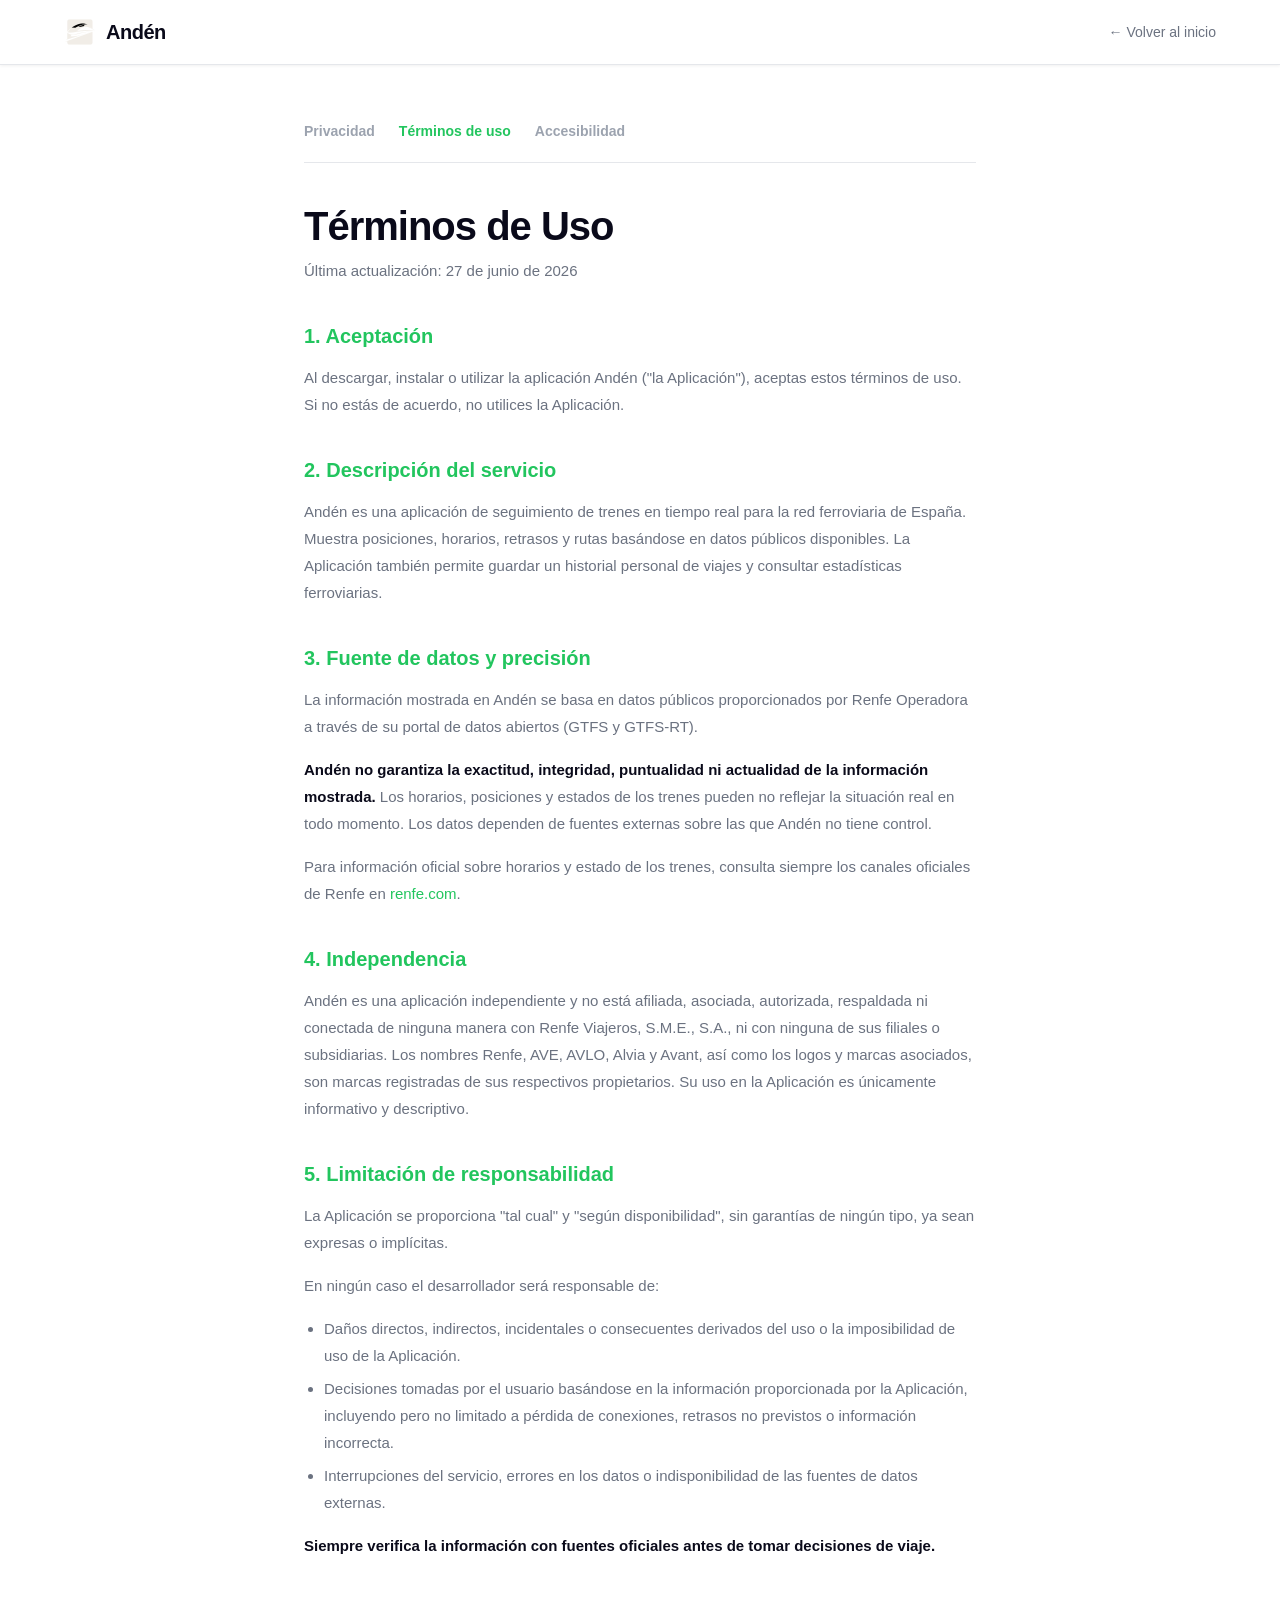
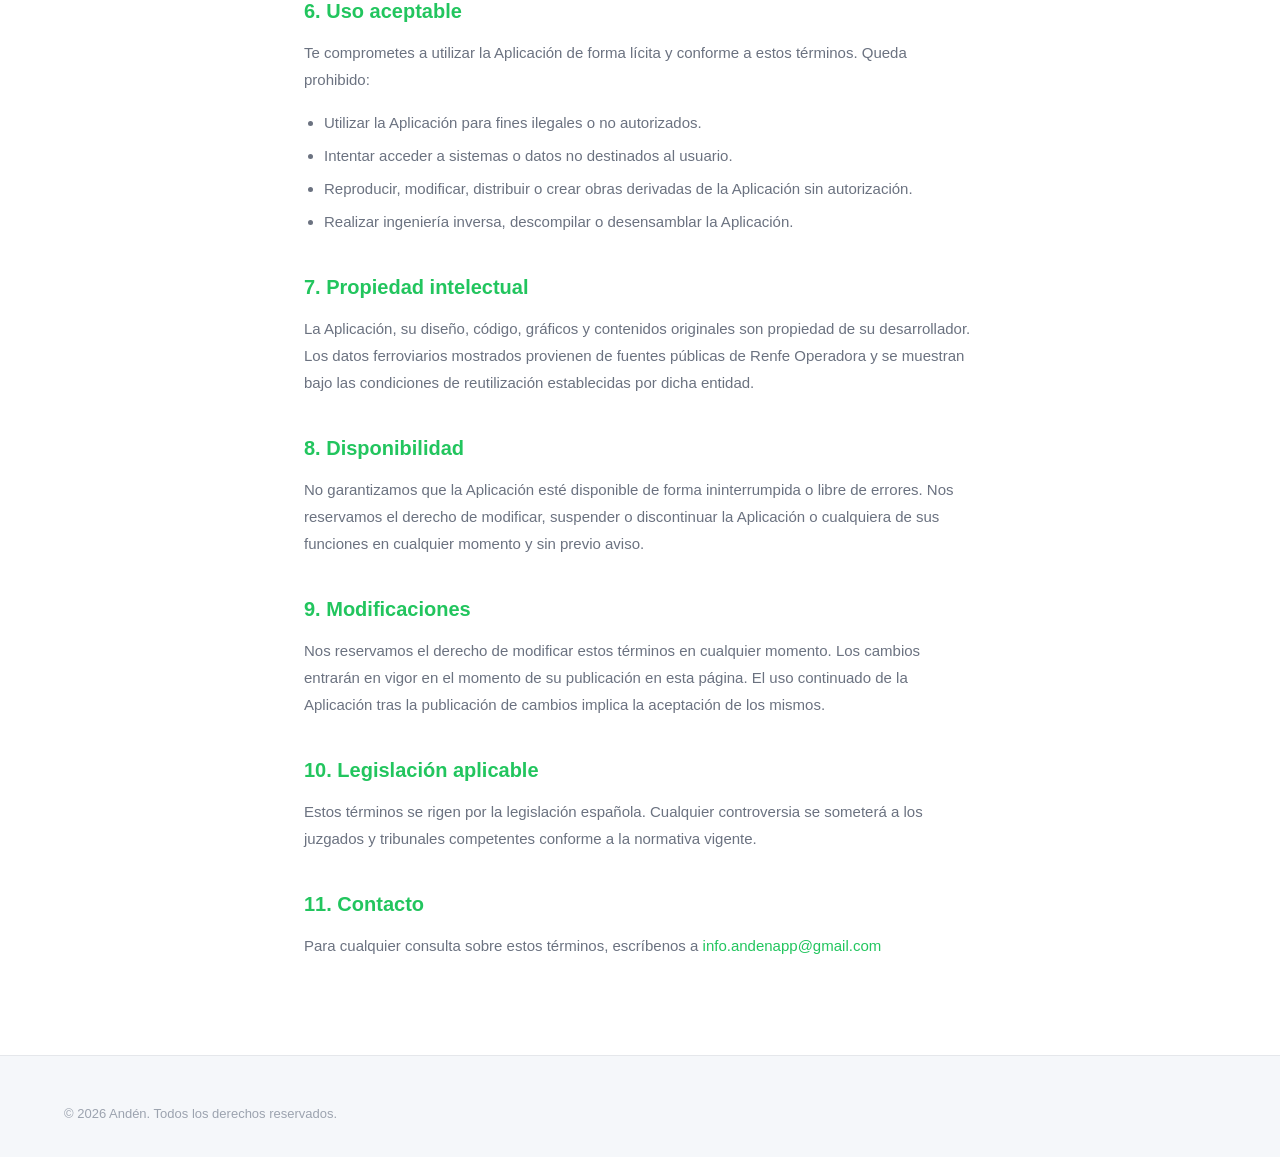
<file: terms.html>
<!DOCTYPE html>
<html lang="es">
<head>
  <meta charset="UTF-8">
  <meta name="viewport" content="width=device-width, initial-scale=1.0">
  <title>Andén — Términos de Uso</title>
  <meta name="description" content="Términos y condiciones de uso de Andén.">
  <link rel="icon" type="image/png" href="images/app-icon.png">
  <link rel="stylesheet" href="css/style.css">
  <script>
    const s = localStorage.getItem('anden-theme');
    if (s) document.documentElement.setAttribute('data-theme', s);
  </script>
</head>
<body>

  <nav class="navbar scrolled">
    <div class="nav-container">
      <a href="index.html" class="nav-logo">
        <img src="images/app-icon.webp" alt="Andén" class="nav-logo-img" width="32" height="32" decoding="async">
        <span class="nav-logo-text">Andén</span>
      </a>
      <a href="index.html" class="legal-back">&larr; Volver al inicio</a>
    </div>
  </nav>

  <div class="legal-content">
    <div class="legal-nav">
      <a href="privacy.html">Privacidad</a>
      <a href="terms.html" class="active">Términos de uso</a>
      <a href="accessibility.html">Accesibilidad</a>
    </div>

    <h1>Términos de Uso</h1>
    <p class="legal-date">Última actualización: 27 de junio de 2026</p>

    <h2>1. Aceptación</h2>
    <p>Al descargar, instalar o utilizar la aplicación Andén ("la Aplicación"), aceptas estos términos de uso. Si no estás de acuerdo, no utilices la Aplicación.</p>

    <h2>2. Descripción del servicio</h2>
    <p>Andén es una aplicación de seguimiento de trenes en tiempo real para la red ferroviaria de España. Muestra posiciones, horarios, retrasos y rutas basándose en datos públicos disponibles. La Aplicación también permite guardar un historial personal de viajes y consultar estadísticas ferroviarias.</p>

    <h2>3. Fuente de datos y precisión</h2>
    <p>La información mostrada en Andén se basa en datos públicos proporcionados por Renfe Operadora a través de su portal de datos abiertos (GTFS y GTFS-RT).</p>
    <p><strong>Andén no garantiza la exactitud, integridad, puntualidad ni actualidad de la información mostrada.</strong> Los horarios, posiciones y estados de los trenes pueden no reflejar la situación real en todo momento. Los datos dependen de fuentes externas sobre las que Andén no tiene control.</p>
    <p>Para información oficial sobre horarios y estado de los trenes, consulta siempre los canales oficiales de Renfe en <a href="https://www.renfe.com" target="_blank" rel="noopener">renfe.com</a>.</p>

    <h2>4. Independencia</h2>
    <p>Andén es una aplicación independiente y no está afiliada, asociada, autorizada, respaldada ni conectada de ninguna manera con Renfe Viajeros, S.M.E., S.A., ni con ninguna de sus filiales o subsidiarias. Los nombres Renfe, AVE, AVLO, Alvia y Avant, así como los logos y marcas asociados, son marcas registradas de sus respectivos propietarios. Su uso en la Aplicación es únicamente informativo y descriptivo.</p>

    <h2>5. Limitación de responsabilidad</h2>
    <p>La Aplicación se proporciona "tal cual" y "según disponibilidad", sin garantías de ningún tipo, ya sean expresas o implícitas.</p>
    <p>En ningún caso el desarrollador será responsable de:</p>
    <ul>
      <li>Daños directos, indirectos, incidentales o consecuentes derivados del uso o la imposibilidad de uso de la Aplicación.</li>
      <li>Decisiones tomadas por el usuario basándose en la información proporcionada por la Aplicación, incluyendo pero no limitado a pérdida de conexiones, retrasos no previstos o información incorrecta.</li>
      <li>Interrupciones del servicio, errores en los datos o indisponibilidad de las fuentes de datos externas.</li>
    </ul>
    <p><strong>Siempre verifica la información con fuentes oficiales antes de tomar decisiones de viaje.</strong></p>

    <h2>6. Uso aceptable</h2>
    <p>Te comprometes a utilizar la Aplicación de forma lícita y conforme a estos términos. Queda prohibido:</p>
    <ul>
      <li>Utilizar la Aplicación para fines ilegales o no autorizados.</li>
      <li>Intentar acceder a sistemas o datos no destinados al usuario.</li>
      <li>Reproducir, modificar, distribuir o crear obras derivadas de la Aplicación sin autorización.</li>
      <li>Realizar ingeniería inversa, descompilar o desensamblar la Aplicación.</li>
    </ul>

    <h2>7. Propiedad intelectual</h2>
    <p>La Aplicación, su diseño, código, gráficos y contenidos originales son propiedad de su desarrollador. Los datos ferroviarios mostrados provienen de fuentes públicas de Renfe Operadora y se muestran bajo las condiciones de reutilización establecidas por dicha entidad.</p>

    <h2>8. Disponibilidad</h2>
    <p>No garantizamos que la Aplicación esté disponible de forma ininterrumpida o libre de errores. Nos reservamos el derecho de modificar, suspender o discontinuar la Aplicación o cualquiera de sus funciones en cualquier momento y sin previo aviso.</p>

    <h2>9. Modificaciones</h2>
    <p>Nos reservamos el derecho de modificar estos términos en cualquier momento. Los cambios entrarán en vigor en el momento de su publicación en esta página. El uso continuado de la Aplicación tras la publicación de cambios implica la aceptación de los mismos.</p>

    <h2>10. Legislación aplicable</h2>
    <p>Estos términos se rigen por la legislación española. Cualquier controversia se someterá a los juzgados y tribunales competentes conforme a la normativa vigente.</p>

    <h2>11. Contacto</h2>
    <p>Para cualquier consulta sobre estos términos, escríbenos a <a href="mailto:info.andenapp@gmail.com">info.andenapp@gmail.com</a></p>
  </div>

  <footer class="footer">
    <div class="footer-container">
      <div class="footer-bottom" style="border-top: none; padding-top: 0;">
        <span>&copy; 2026 Andén. Todos los derechos reservados.</span>
      </div>
    </div>
  </footer>

</body>
</html>
</file>
<file: css/style.css>
/* ========================================
   Viarail Landing Page — Light/Dark Theme
   ======================================== */

*, *::before, *::after {
  margin: 0;
  padding: 0;
  box-sizing: border-box;
}

:root {
  --green: #22c55e;
  --green-dark: #16a34a;
  --red: #ef4444;
  --purple: #a855f7;
  --radius-sm: 10px;
  --radius-md: 14px;
  --radius-lg: 20px;
  --radius-xl: 28px;
  --radius-full: 100px;

  /* Light (default) */
  --bg-page: #ffffff;
  --bg-alt: #f5f7fa;
  --bg-card: #ffffff;
  --bg-card-hover: #f9fafb;
  --bg-nav: rgba(255,255,255,0.85);
  --bg-mobile-menu: rgba(255,255,255,0.98);
  --bg-floating: #ffffff;
  --bg-support: #ffffff;
  --text-primary: #0a0a1a;
  --text-secondary: #6b7280;
  --text-tertiary: #9ca3af;
  --border: #e5e7eb;
  --shadow-sm: 0 1px 3px rgba(0,0,0,0.06);
  --shadow-md: 0 4px 16px rgba(0,0,0,0.08);
  --shadow-lg: 0 8px 32px rgba(0,0,0,0.1);
  --shadow-xl: 0 16px 48px rgba(0,0,0,0.12);
  --phone-shadow: 0 16px 48px rgba(0,0,0,0.12);
  --btn-text: #fff;
  color-scheme: light dark;
}

@media (prefers-color-scheme: dark) {
  :root:not([data-theme="light"]) {
    --bg-page: #0a0a0f;
    --bg-alt: #12121a;
    --bg-card: #1a1a25;
    --bg-card-hover: #22222f;
    --bg-nav: rgba(10,10,15,0.85);
    --bg-mobile-menu: rgba(10,10,15,0.98);
    --bg-floating: #1a1a25;
    --bg-support: #1a1a25;
    --text-primary: #f0f0f5;
    --text-secondary: #8888a0;
    --text-tertiary: #55556a;
    --border: #2a2a3a;
    --shadow-sm: 0 1px 3px rgba(0,0,0,0.2);
    --shadow-md: 0 4px 16px rgba(0,0,0,0.3);
    --shadow-lg: 0 8px 32px rgba(0,0,0,0.4);
    --shadow-xl: 0 16px 48px rgba(0,0,0,0.5);
    --phone-shadow: 0 16px 48px rgba(0,0,0,0.5), 0 0 0 1px rgba(255,255,255,0.05);
    --btn-text: #0a0a0f;
  }
}

[data-theme="dark"] {
  --bg-page: #0a0a0f;
  --bg-alt: #12121a;
  --bg-card: #1a1a25;
  --bg-card-hover: #22222f;
  --bg-nav: rgba(10,10,15,0.85);
  --bg-mobile-menu: rgba(10,10,15,0.98);
  --bg-floating: #1a1a25;
  --bg-support: #1a1a25;
  --text-primary: #f0f0f5;
  --text-secondary: #8888a0;
  --text-tertiary: #55556a;
  --border: #2a2a3a;
  --shadow-sm: 0 1px 3px rgba(0,0,0,0.2);
  --shadow-md: 0 4px 16px rgba(0,0,0,0.3);
  --shadow-lg: 0 8px 32px rgba(0,0,0,0.4);
  --shadow-xl: 0 16px 48px rgba(0,0,0,0.5);
  --phone-shadow: 0 16px 48px rgba(0,0,0,0.5), 0 0 0 1px rgba(255,255,255,0.05);
  --btn-text: #0a0a0f;
}

[data-theme="light"] {
  --bg-page: #ffffff;
  --bg-alt: #f5f7fa;
  --bg-card: #ffffff;
  --bg-card-hover: #f9fafb;
  --bg-nav: rgba(255,255,255,0.85);
  --bg-mobile-menu: rgba(255,255,255,0.98);
  --bg-floating: #ffffff;
  --bg-support: #ffffff;
  --text-primary: #0a0a1a;
  --text-secondary: #6b7280;
  --text-tertiary: #9ca3af;
  --border: #e5e7eb;
  --shadow-sm: 0 1px 3px rgba(0,0,0,0.06);
  --shadow-md: 0 4px 16px rgba(0,0,0,0.08);
  --shadow-lg: 0 8px 32px rgba(0,0,0,0.1);
  --shadow-xl: 0 16px 48px rgba(0,0,0,0.12);
  --phone-shadow: 0 16px 48px rgba(0,0,0,0.12);
  --btn-text: #fff;
}

html {
  scroll-behavior: smooth;
  -webkit-font-smoothing: antialiased;
  -moz-osx-font-smoothing: grayscale;
  max-width: 100%;
  overflow-x: hidden;
}

body {
  font-family: -apple-system, BlinkMacSystemFont, 'Segoe UI', Roboto, sans-serif;
  color: var(--text-primary);
  background: var(--bg-page);
  line-height: 1.6;
  max-width: 100%;
  overflow-x: hidden;
  position: relative;
  transition: background 0.3s, color 0.3s;
}

a { text-decoration: none; color: inherit; }
img { max-width: 100%; display: block; }

/* ========================================
   Navbar
   ======================================== */

.navbar {
  position: fixed;
  top: 0;
  left: 0;
  right: 0;
  z-index: 100;
  background: var(--bg-nav);
  backdrop-filter: blur(20px);
  -webkit-backdrop-filter: blur(20px);
  border-bottom: 1px solid transparent;
  transition: border-color 0.3s, box-shadow 0.3s;
}

.navbar.scrolled {
  border-bottom-color: var(--border);
  box-shadow: var(--shadow-sm);
}

.nav-container {
  max-width: 1200px;
  margin: 0 auto;
  padding: 0 24px;
  height: 64px;
  display: flex;
  align-items: center;
  justify-content: space-between;
}

.nav-logo {
  display: flex;
  align-items: center;
  gap: 10px;
}

.nav-logo-img {
  width: 32px;
  height: 32px;
  border-radius: 8px;
}

.nav-logo-text {
  font-size: 20px;
  font-weight: 800;
  color: var(--text-primary);
  letter-spacing: -0.5px;
}

.nav-links {
  display: flex;
  align-items: center;
  gap: 32px;
}

.nav-links a {
  font-size: 14px;
  font-weight: 500;
  color: var(--text-secondary);
  transition: color 0.2s;
}

.nav-links a:hover {
  color: var(--text-primary);
}

.nav-right {
  display: flex;
  align-items: center;
  gap: 12px;
}

.theme-toggle {
  width: 36px;
  height: 36px;
  border-radius: 50%;
  border: 1px solid var(--border);
  background: var(--bg-card);
  cursor: pointer;
  display: flex;
  align-items: center;
  justify-content: center;
  transition: background 0.2s, border-color 0.2s;
  color: var(--text-secondary);
}

.theme-toggle:hover {
  border-color: var(--green);
  color: var(--green);
}

.theme-toggle .icon-sun,
.theme-toggle .icon-moon {
  width: 18px;
  height: 18px;
}

.theme-toggle .icon-moon { display: none; }

@media (prefers-color-scheme: dark) {
  :root:not([data-theme="light"]) .theme-toggle .icon-sun { display: none; }
  :root:not([data-theme="light"]) .theme-toggle .icon-moon { display: block; }
}
[data-theme="dark"] .theme-toggle .icon-sun { display: none; }
[data-theme="dark"] .theme-toggle .icon-moon { display: block; }
[data-theme="light"] .theme-toggle .icon-sun { display: block; }
[data-theme="light"] .theme-toggle .icon-moon { display: none; }

.nav-cta {
  background: var(--green);
  color: var(--btn-text);
  padding: 10px 24px;
  border-radius: var(--radius-full);
  font-size: 14px;
  font-weight: 700;
  transition: background 0.2s, transform 0.2s;
}

.nav-cta:hover {
  background: var(--green-dark);
  transform: translateY(-1px);
}

.nav-mobile-toggle {
  display: none;
  flex-direction: column;
  gap: 5px;
  background: none;
  border: none;
  cursor: pointer;
  padding: 4px;
}

.nav-mobile-toggle span {
  display: block;
  width: 22px;
  height: 2px;
  background: var(--text-primary);
  border-radius: 2px;
  transition: transform 0.3s, opacity 0.3s;
}

.nav-mobile-toggle.open span:nth-child(1) { transform: translateY(7px) rotate(45deg); }
.nav-mobile-toggle.open span:nth-child(2) { opacity: 0; }
.nav-mobile-toggle.open span:nth-child(3) { transform: translateY(-7px) rotate(-45deg); }

.mobile-menu {
  display: none;
  position: fixed;
  top: 64px;
  left: 0;
  right: 0;
  background: var(--bg-mobile-menu);
  backdrop-filter: blur(20px);
  -webkit-backdrop-filter: blur(20px);
  border-bottom: 1px solid var(--border);
  padding: 16px 24px 24px;
  flex-direction: column;
  gap: 4px;
  z-index: 99;
  box-shadow: var(--shadow-md);
}

.mobile-menu.open { display: flex; }

.mobile-menu a {
  padding: 14px 16px;
  font-size: 16px;
  font-weight: 500;
  color: var(--text-secondary);
  border-radius: var(--radius-sm);
  transition: background 0.2s;
}

.mobile-menu a:hover { background: var(--bg-alt); }

.mobile-menu-cta {
  background: var(--green) !important;
  color: var(--btn-text) !important;
  text-align: center;
  font-weight: 700 !important;
  border-radius: var(--radius-md) !important;
  margin-top: 8px;
}

/* ========================================
   Buttons
   ======================================== */

.btn {
  display: inline-flex;
  align-items: center;
  gap: 10px;
  padding: 16px 32px;
  border-radius: var(--radius-md);
  font-size: 16px;
  font-weight: 700;
  border: none;
  cursor: pointer;
  transition: all 0.2s;
}

.btn-primary {
  background: var(--green);
  color: var(--btn-text);
}

.btn-primary:hover {
  background: var(--green-dark);
  transform: translateY(-2px);
  box-shadow: 0 8px 24px rgba(34, 197, 94, 0.3);
}

.btn-large {
  padding: 18px 40px;
  font-size: 17px;
}

/* ========================================
   Hero
   ======================================== */

.hero {
  padding-top: 120px;
  padding-bottom: 80px;
  background: var(--bg-alt);
  overflow: visible;
}

.hero-container {
  max-width: 1200px;
  margin: 0 auto;
  padding: 0 24px;
  display: flex;
  align-items: center;
  gap: 80px;
}

.hero-text {
  flex: 1;
  max-width: 520px;
}

.hero-text h1 {
  font-size: 56px;
  font-weight: 800;
  line-height: 1.08;
  letter-spacing: -1.5px;
  color: var(--text-primary);
  margin-bottom: 20px;
}

.hero-subtitle {
  font-size: 18px;
  color: var(--text-secondary);
  line-height: 1.7;
  margin-bottom: 32px;
}

.hero-buttons {
  display: flex;
  gap: 12px;
  flex-wrap: wrap;
}

.hero-note {
  font-size: 13px;
  color: var(--text-tertiary);
  margin-top: 16px;
}

.hero-phone {
  flex: 0 0 auto;
  position: relative;
}

/* Phone mockup */
.phone-frame {
  width: 260px;
  height: 532px;
  background: #0a0a1a;
  border-radius: 38px;
  padding: 11px;
  position: relative;
  box-shadow: var(--phone-shadow);
}

.phone-frame-small {
  width: 260px;
  height: 564px;
  border-radius: 36px;
  padding: 11px;
}

.phone-notch {
  position: absolute;
  top: 12px;
  left: 50%;
  transform: translateX(-50%);
  width: 120px;
  height: 28px;
  background: #0a0a1a;
  border-radius: 0 0 16px 16px;
  z-index: 2;
}

.phone-screen {
  width: 100%;
  height: 100%;
  object-fit: cover;
  border-radius: 27px;
}

.phone-frame-small .phone-screen {
  border-radius: 25px;
}

/* Step screenshots — phone with multiple images */
.phone-frame-small {
  position: relative;
}

.phone-frame-small .phone-screen {
  position: absolute;
  top: 11px;
  left: 11px;
  width: calc(100% - 22px);
  height: calc(100% - 22px);
  object-fit: cover;
  border-radius: 25px;
}

.step-screen {
  opacity: 0;
  transition: opacity 0.4s ease;
  z-index: 1;
}

.step-screen.active {
  opacity: 1;
}

/* Floating cards */
.floating-card {
  position: absolute;
  display: flex;
  align-items: center;
  gap: 10px;
  background: var(--bg-floating);
  border: 1px solid var(--border);
  border-radius: var(--radius-md);
  padding: 12px 16px;
  box-shadow: var(--shadow-lg);
  white-space: nowrap;
  animation: float 6s ease-in-out infinite;
}

.floating-card-icon {
  width: 32px;
  height: 32px;
  border-radius: 8px;
  display: flex;
  align-items: center;
  justify-content: center;
  flex-shrink: 0;
}

.floating-card-title {
  font-size: 13px;
  font-weight: 700;
  color: var(--text-primary);
}

.floating-card-desc {
  font-size: 11px;
  color: var(--text-secondary);
}

.floating-card-1 {
  top: 30px;
  right: -200px;
  animation-delay: 0s;
}

.floating-card-2 {
  bottom: 160px;
  right: -160px;
  animation-delay: 2s;
}

.floating-card-3 {
  bottom: 60px;
  left: -140px;
  animation-delay: 4s;
}

@keyframes float {
  0%, 100% { transform: translateY(0); }
  50% { transform: translateY(-8px); }
}

/* ========================================
   Stats bar
   ======================================== */

.stats-bar {
  background: var(--bg-page);
  border-top: 1px solid var(--border);
  border-bottom: 1px solid var(--border);
  padding: 32px 0;
}

.stats-container {
  max-width: 1200px;
  margin: 0 auto;
  padding: 0 24px;
  display: flex;
  align-items: center;
  justify-content: center;
  gap: 48px;
}

.stat {
  display: flex;
  flex-direction: column;
  align-items: center;
  gap: 4px;
}

.stat-number {
  font-size: 28px;
  font-weight: 800;
  color: var(--green);
}

.stat-label {
  font-size: 13px;
  color: var(--text-secondary);
  font-weight: 500;
}

.stat-divider {
  width: 1px;
  height: 40px;
  background: var(--border);
}

/* ========================================
   Sections
   ======================================== */

.section-container {
  max-width: 1200px;
  margin: 0 auto;
  padding: 0 24px;
}

.section-title {
  font-size: 40px;
  font-weight: 800;
  text-align: center;
  letter-spacing: -1px;
  line-height: 1.15;
  margin-bottom: 12px;
}

.section-subtitle {
  font-size: 17px;
  color: var(--text-secondary);
  text-align: center;
  margin-bottom: 48px;
}

/* ========================================
   Features grid
   ======================================== */

.features {
  padding: 96px 0;
  background: var(--bg-page);
}

.features-grid {
  display: grid;
  grid-template-columns: repeat(3, 1fr);
  gap: 24px;
}

.feature-card {
  padding: 32px;
  border-radius: var(--radius-lg);
  border: 1px solid var(--border);
  background: var(--bg-card);
  transition: transform 0.3s, box-shadow 0.3s, background 0.3s;
}

.feature-card:hover {
  transform: translateY(-4px);
  box-shadow: var(--shadow-md);
  background: var(--bg-card-hover);
}

.feature-icon {
  width: 48px;
  height: 48px;
  border-radius: 12px;
  display: flex;
  align-items: center;
  justify-content: center;
  margin-bottom: 20px;
}

.feature-card h3 {
  font-size: 18px;
  font-weight: 700;
  margin-bottom: 8px;
}

.feature-card p {
  font-size: 14px;
  color: var(--text-secondary);
  line-height: 1.7;
}

/* ========================================
   How it works
   ======================================== */

.how-it-works {
  padding: 96px 0;
  background: var(--bg-alt);
}

.steps-layout {
  display: flex;
  align-items: center;
  gap: 80px;
}

.steps-list {
  flex: 1;
}

.step {
  display: flex;
  gap: 20px;
  padding: 24px 0;
  border-top: 2px solid var(--border);
  cursor: pointer;
  transition: opacity 0.3s;
  opacity: 0.4;
}

.step.active {
  opacity: 1;
  border-top-color: var(--green);
}

.step-number {
  width: 36px;
  height: 36px;
  border-radius: 50%;
  background: var(--border);
  display: flex;
  align-items: center;
  justify-content: center;
  font-size: 14px;
  font-weight: 800;
  color: var(--text-secondary);
  flex-shrink: 0;
  transition: background 0.3s, color 0.3s;
}

.step.active .step-number {
  background: var(--green);
  color: #fff;
}

.step-content h3 {
  font-size: 20px;
  font-weight: 700;
  margin-bottom: 8px;
  transition: color 0.3s;
}

.step.active .step-content h3 {
  color: var(--text-primary);
}

.step-content p {
  font-size: 14px;
  color: var(--text-secondary);
  line-height: 1.7;
}

.steps-phone {
  flex: 0 0 auto;
  display: flex;
  justify-content: center;
}

/* ========================================
   Operators
   ======================================== */

.operators {
  padding: 96px 0;
  background: var(--bg-page);
}

.operator-chips {
  display: flex;
  justify-content: center;
  gap: 12px;
  flex-wrap: wrap;
  margin-bottom: 32px;
}

.operator-chip {
  padding: 10px 24px;
  border-radius: var(--radius-full);
  color: #fff;
  font-size: 14px;
  font-weight: 800;
  text-transform: uppercase;
  letter-spacing: 0.5px;
}

.operator-coming-soon {
  text-align: center;
  margin-bottom: 32px;
}

.coming-soon-row {
  display: inline-flex;
  align-items: center;
  gap: 10px;
  flex-wrap: wrap;
  justify-content: center;
}

.coming-soon-chip {
  padding: 8px 20px;
  border-radius: var(--radius-full);
  border: 1px dashed var(--border);
  color: var(--text-tertiary);
  font-size: 14px;
  font-weight: 600;
}

.coming-soon-label {
  font-size: 12px;
  font-weight: 700;
  color: var(--green);
  text-transform: uppercase;
  letter-spacing: 1px;
}

.operator-note {
  display: flex;
  align-items: center;
  justify-content: center;
  gap: 8px;
  font-size: 13px;
  color: var(--text-tertiary);
  text-align: center;
}

/* ========================================
   FAQ
   ======================================== */

.faq {
  padding: 96px 0;
  background: var(--bg-page);
}

.faq-grid {
  display: grid;
  grid-template-columns: repeat(2, 1fr);
  gap: 20px;
  max-width: 900px;
  margin: 0 auto;
}

.faq-item {
  padding: 28px;
  border: 1px solid var(--border);
  border-radius: var(--radius-lg);
  background: var(--bg-card);
  transition: transform 0.3s, box-shadow 0.3s, background 0.3s;
}

.faq-item:hover {
  transform: translateY(-3px);
  box-shadow: var(--shadow-md);
  background: var(--bg-card-hover);
}

.faq-item h3 {
  font-size: 18px;
  line-height: 1.35;
  margin-bottom: 10px;
}

.faq-item p {
  font-size: 14px;
  color: var(--text-secondary);
  line-height: 1.7;
}

/* ========================================
   CTA
   ======================================== */

.cta-section {
  padding: 96px 0;
  background: var(--bg-alt);
}

.cta-card {
  text-align: center;
  max-width: 560px;
  margin: 0 auto;
}

.cta-icon {
  width: 80px;
  height: 80px;
  border-radius: 20px;
  margin: 0 auto 24px;
  box-shadow: var(--shadow-md);
}

.cta-card h2 {
  font-size: 36px;
  font-weight: 800;
  letter-spacing: -0.5px;
  margin-bottom: 12px;
}

.cta-card p {
  font-size: 16px;
  color: var(--text-secondary);
  margin-bottom: 32px;
}

.cta-card .btn {
  justify-content: center;
}

/* ========================================
   Footer
   ======================================== */

.footer {
  background: var(--bg-alt);
  border-top: 1px solid var(--border);
  padding: 48px 0 32px;
}

.footer-container {
  max-width: 1200px;
  margin: 0 auto;
  padding: 0 24px;
}

.footer-top {
  display: flex;
  justify-content: space-between;
  align-items: flex-start;
  margin-bottom: 32px;
}

.footer-logo {
  display: flex;
  align-items: center;
  gap: 10px;
  margin-bottom: 8px;
}

.footer-logo-img {
  width: 28px;
  height: 28px;
  border-radius: 7px;
}

.footer-logo-text {
  font-size: 18px;
  font-weight: 800;
  color: var(--text-primary);
}

.footer-tagline {
  font-size: 13px;
  color: var(--text-tertiary);
  font-style: italic;
}

.footer-links {
  display: flex;
  gap: 28px;
}

.footer-links a {
  font-size: 14px;
  color: var(--text-secondary);
  transition: color 0.2s;
}

.footer-links a:hover {
  color: var(--green);
}

.footer-support {
  display: flex;
  justify-content: space-between;
  align-items: center;
  background: var(--bg-support);
  border: 1px solid var(--border);
  border-radius: var(--radius-md);
  padding: 16px 24px;
  margin-bottom: 32px;
}

.footer-support strong {
  font-size: 14px;
  display: block;
}

.footer-support span {
  font-size: 13px;
  color: var(--text-secondary);
}

.footer-support a {
  font-size: 14px;
  color: var(--green);
  font-weight: 600;
}

.footer-support a:hover {
  text-decoration: underline;
}

.footer-bottom {
  display: flex;
  justify-content: space-between;
  padding-top: 24px;
  border-top: 1px solid var(--border);
  font-size: 13px;
  color: var(--text-tertiary);
}

/* ========================================
   Animations
   ======================================== */

.fade-up {
  opacity: 0;
  transform: translateY(24px);
  transition: opacity 0.6s ease, transform 0.6s ease;
}

.fade-up.visible {
  opacity: 1;
  transform: translateY(0);
}


/* ========================================
   Legal pages
   ======================================== */

.legal-content {
  max-width: 720px;
  margin: 0 auto;
  padding: 120px 24px 80px;
}

.legal-content h1 {
  font-size: 40px;
  font-weight: 800;
  letter-spacing: -1px;
  line-height: 1.15;
  margin-bottom: 8px;
}

.legal-date {
  font-size: 13px;
  color: var(--text-tertiary);
  margin-bottom: 40px;
}

.legal-content h2 {
  font-size: 20px;
  font-weight: 700;
  color: var(--green);
  margin: 36px 0 12px;
}

.legal-content p,
.legal-content li {
  font-size: 15px;
  color: var(--text-secondary);
  line-height: 1.8;
  margin-bottom: 16px;
}

.legal-content ul {
  padding-left: 20px;
  margin-bottom: 16px;
}

.legal-content li { margin-bottom: 6px; }
.legal-content strong { color: var(--text-primary); }
.legal-content a { color: var(--green); }
.legal-content a:hover { text-decoration: underline; }

.legal-nav {
  display: flex;
  gap: 24px;
  margin-bottom: 40px;
  padding-bottom: 20px;
  border-bottom: 1px solid var(--border);
  flex-wrap: wrap;
}

.legal-nav a {
  font-size: 14px;
  font-weight: 600;
  color: var(--text-tertiary);
  transition: color 0.2s;
}

.legal-nav a.active { color: var(--green); }
.legal-nav a:hover { color: var(--text-primary); }

.legal-back {
  font-size: 14px;
  color: var(--text-secondary);
  transition: color 0.2s;
}

.legal-back:hover { color: var(--text-primary); }

@media (prefers-reduced-motion: reduce) {
  *, *::before, *::after {
    animation-duration: 0.01ms !important;
    animation-iteration-count: 1 !important;
    scroll-behavior: auto !important;
    transition-duration: 0.01ms !important;
  }
}

/* ========================================
   Responsive
   ======================================== */

@media (max-width: 1024px) {
  .hero-text h1 { font-size: 44px; }
  .section-title { font-size: 32px; }
  .features-grid { grid-template-columns: repeat(2, 1fr); }
  .steps-layout { gap: 48px; }
}

@media (max-width: 768px) {
  .nav-links, .nav-cta { display: none; }
  .nav-mobile-toggle { display: flex; }

  .navbar,
  .mobile-menu,
  .hero,
  .stats-bar,
  .features,
  .how-it-works,
  .operators,
  .faq,
  .cta-section,
  .footer {
    max-width: 100vw;
    overflow-x: hidden;
  }

  .nav-container,
  .hero-container,
  .section-container,
  .footer-container {
    width: 100%;
    max-width: 100%;
    padding-left: 24px;
    padding-right: 24px;
  }

  .hero {
    padding-top: 104px;
    padding-bottom: 64px;
    overflow: hidden;
  }

  .hero-container {
    flex-direction: column;
    text-align: center;
    gap: 48px;
  }

  .hero-text { max-width: 100%; }
  .hero-text h1 { font-size: 38px; letter-spacing: 0; }
  .hero-subtitle { font-size: 16px; }
  .hero-buttons { justify-content: center; }
  .hero-note { text-align: center; }
  .hero-phone {
    width: min(100%, 320px);
    display: flex;
    justify-content: center;
  }

  .btn {
    max-width: 100%;
    justify-content: center;
    text-align: center;
  }

  .features,
  .how-it-works,
  .operators,
  .faq,
  .cta-section {
    padding-top: 72px;
    padding-bottom: 72px;
  }

  .floating-card {
    max-width: min(320px, calc(100vw - 40px));
    white-space: normal;
    animation: none;
    z-index: 3;
  }
  .floating-card-1 {
    top: 28px;
    right: auto;
    bottom: auto;
    left: 50%;
    transform: translateX(-50%);
  }
  .floating-card-2 {
    top: auto;
    right: 0;
    bottom: 132px;
    left: auto;
  }
  .floating-card-3 {
    top: auto;
    right: auto;
    bottom: 42px;
    left: 0;
  }

  .stats-container { gap: 24px; }
  .stat-number { font-size: 22px; }
  .stat-label { font-size: 11px; }

  .features-grid, .faq-grid { grid-template-columns: 1fr; }
  .feature-card,
  .faq-item,
  .steps-list,
  .steps-phone,
  .cta-card,
  .footer-support {
    width: 100%;
    max-width: 100%;
    min-width: 0;
  }
  .steps-layout { flex-direction: column-reverse; gap: 40px; }

  .phone-frame {
    width: 240px; height: 492px;
    border-radius: 34px; padding: 10px;
  }
  .phone-frame-small {
    width: 240px; height: 522px;
    border-radius: 34px; padding: 10px;
  }
  .phone-screen { border-radius: 24px; }
  .phone-frame-small .phone-screen {
    top: 10px; left: 10px;
    width: calc(100% - 20px); height: calc(100% - 20px);
    border-radius: 24px;
  }

  .footer-top { flex-direction: column; gap: 24px; }
  .footer-links { flex-direction: column; gap: 12px; }
  .footer-support { flex-direction: column; text-align: center; gap: 12px; }
  .footer-bottom { flex-direction: column; text-align: center; gap: 8px; }
  .cta-card h2 { font-size: 28px; }
  .operator-note { flex-direction: column; }

  .legal-content {
    padding: 104px 24px 64px;
  }
  .legal-content h1 {
    font-size: 32px;
    letter-spacing: 0;
  }
  .legal-nav {
    gap: 16px;
    margin-bottom: 32px;
  }
}



@media (max-width: 600px) {
  .hero-text h1 {
    max-width: 320px;
    margin-left: auto;
    margin-right: auto;
    font-size: 30px;
    letter-spacing: 0;
    line-height: 1.15;
    overflow-wrap: break-word;
  }

  .hero-subtitle {
    max-width: 330px;
    margin-left: auto;
    margin-right: auto;
    font-size: 16px;
    overflow-wrap: break-word;
  }

  .hero-phone {
    width: min(100%, 300px);
  }

  .floating-card {
    display: none;
  }

  .btn {
    width: 100%;
    max-width: 330px;
    padding-left: 16px;
    padding-right: 16px;
    font-size: 15px;
  }

  .stats-container {
    flex-wrap: wrap;
  }
}

@media (max-width: 480px) {
  .nav-container,
  .hero-container,
  .section-container,
  .footer-container {
    padding-left: 20px;
    padding-right: 20px;
  }

  .hero-text h1 { max-width: 300px; font-size: 30px; }
  .section-title { font-size: 30px; letter-spacing: 0; }
  .section-subtitle { font-size: 16px; margin-bottom: 36px; }

  .phone-frame {
    width: 220px; height: 452px;
    border-radius: 30px; padding: 9px;
  }
  .phone-frame-small {
    width: 220px; height: 478px;
    border-radius: 30px; padding: 9px;
  }
  .phone-frame-small .phone-screen {
    top: 9px; left: 9px;
    width: calc(100% - 18px); height: calc(100% - 18px);
    border-radius: 21px;
  }

  .floating-card { display: none; }
  .floating-card-title { font-size: 12px; }
  .floating-card-desc { font-size: 10px; }
  .floating-card-1 { top: 24px; }
  .floating-card-2 { right: -4px; bottom: 124px; }
  .floating-card-3 { left: -4px; bottom: 36px; }

  .stat-divider { display: none; }
  .stats-container { flex-wrap: wrap; gap: 20px; }
  .stat { flex: 0 0 40%; }

  .btn {
    width: 100%;
    padding-left: 18px;
    padding-right: 18px;
  }
  .feature-card,
  .faq-item {
    padding: 28px 24px;
  }
  .legal-content {
    padding-left: 20px;
    padding-right: 20px;
  }
  .legal-back {
    font-size: 13px;
  }
}
</file>
